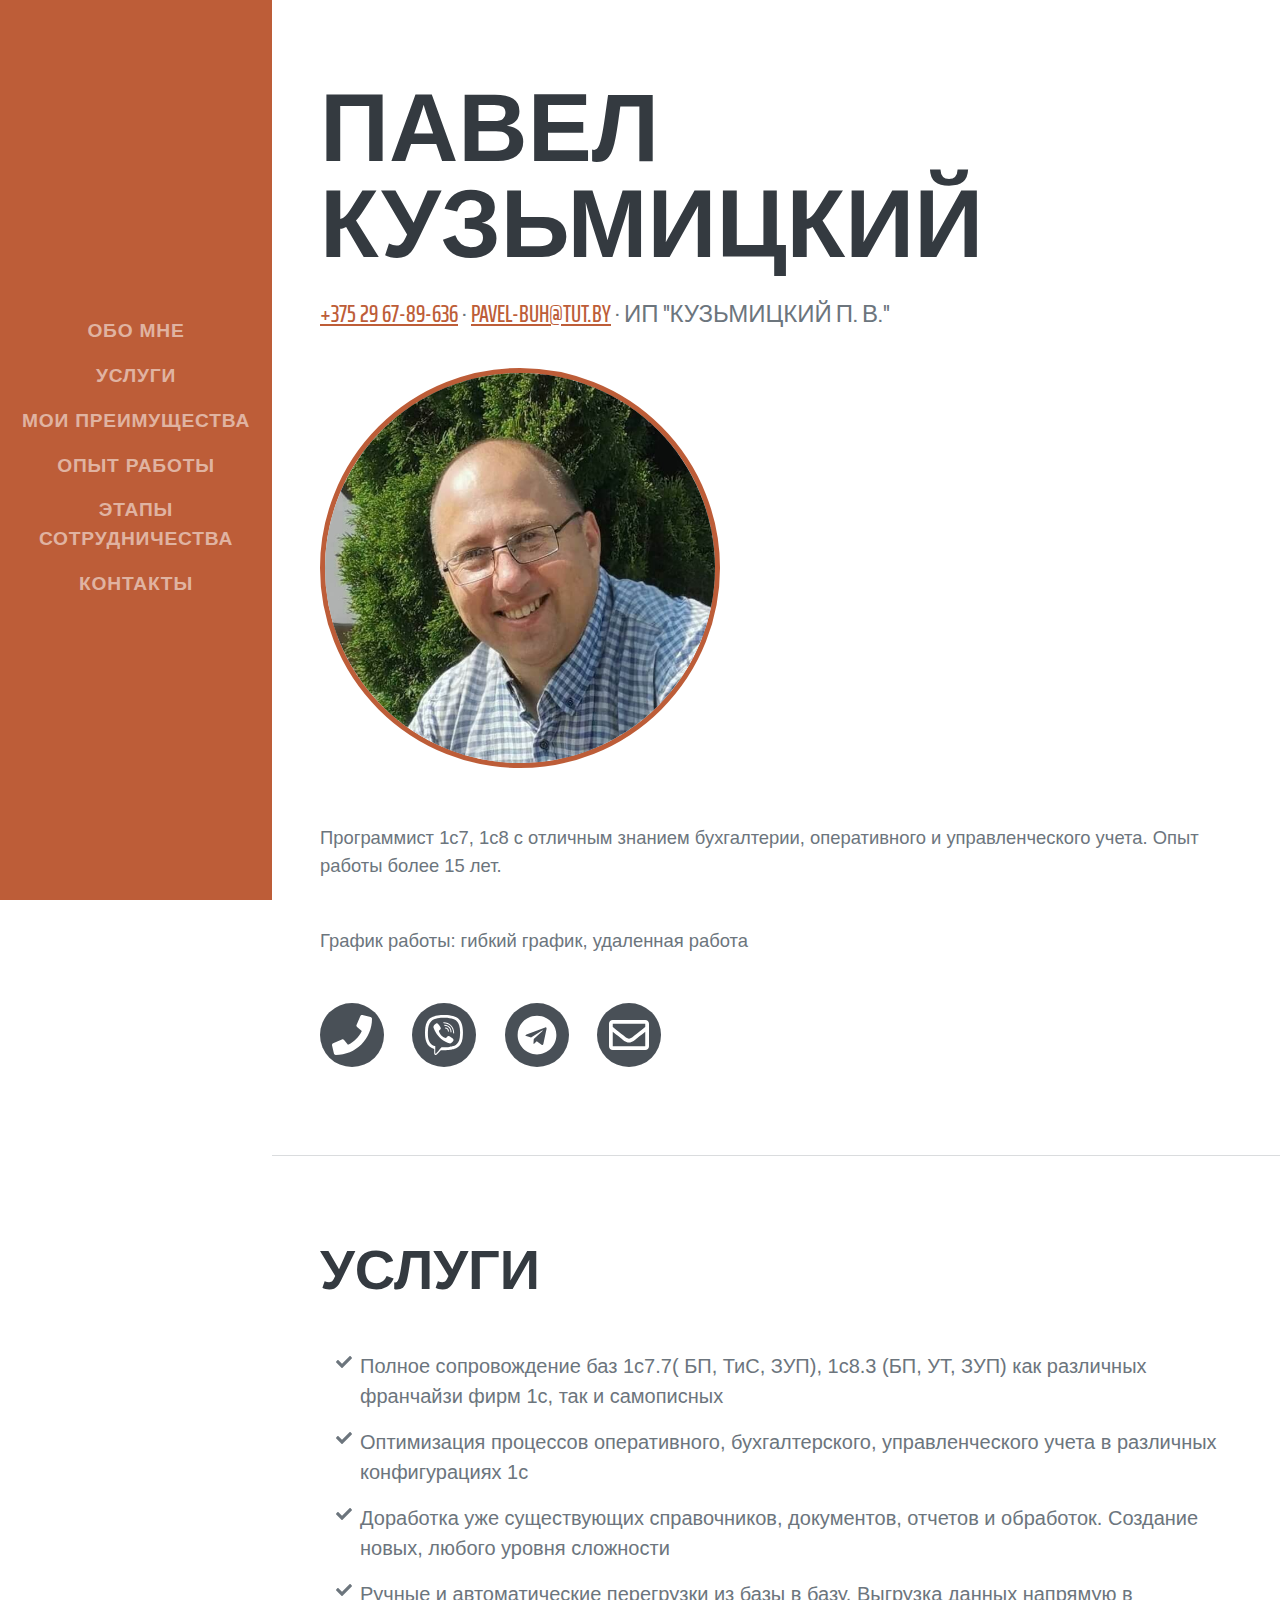
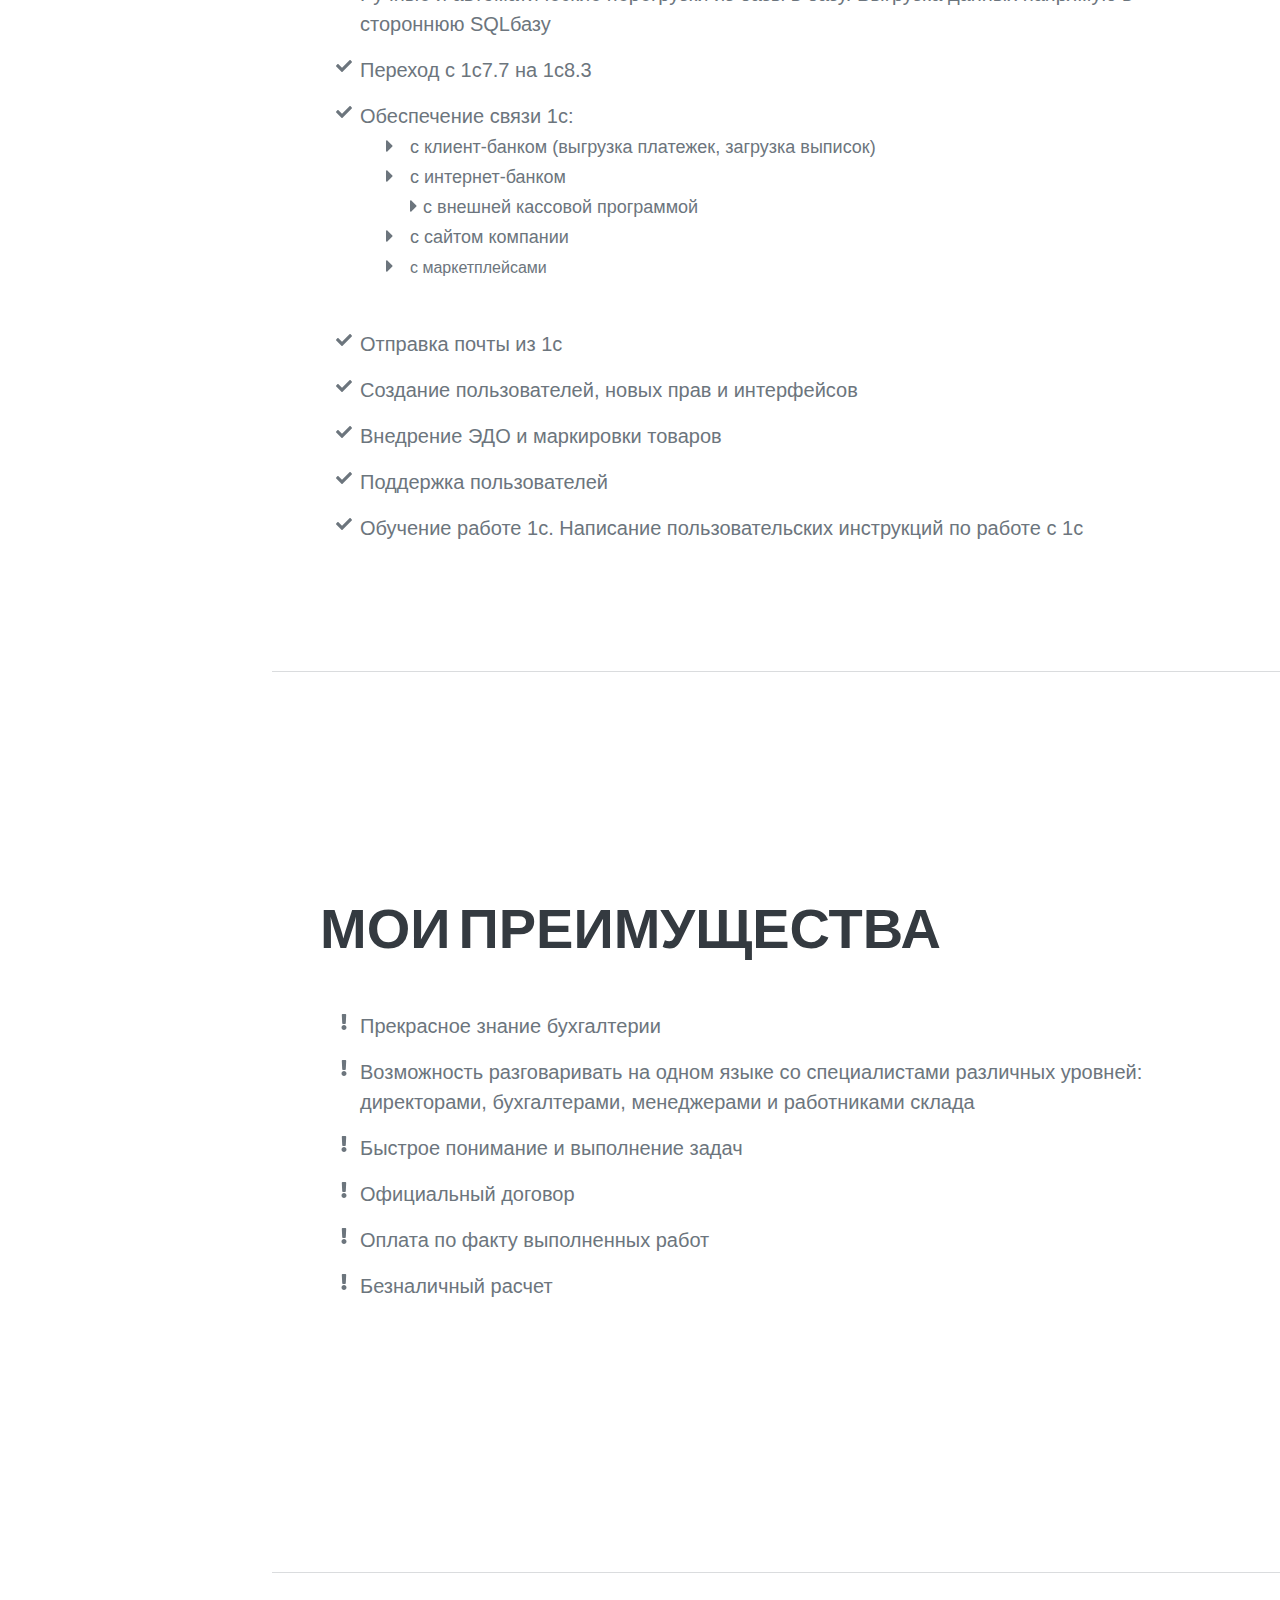
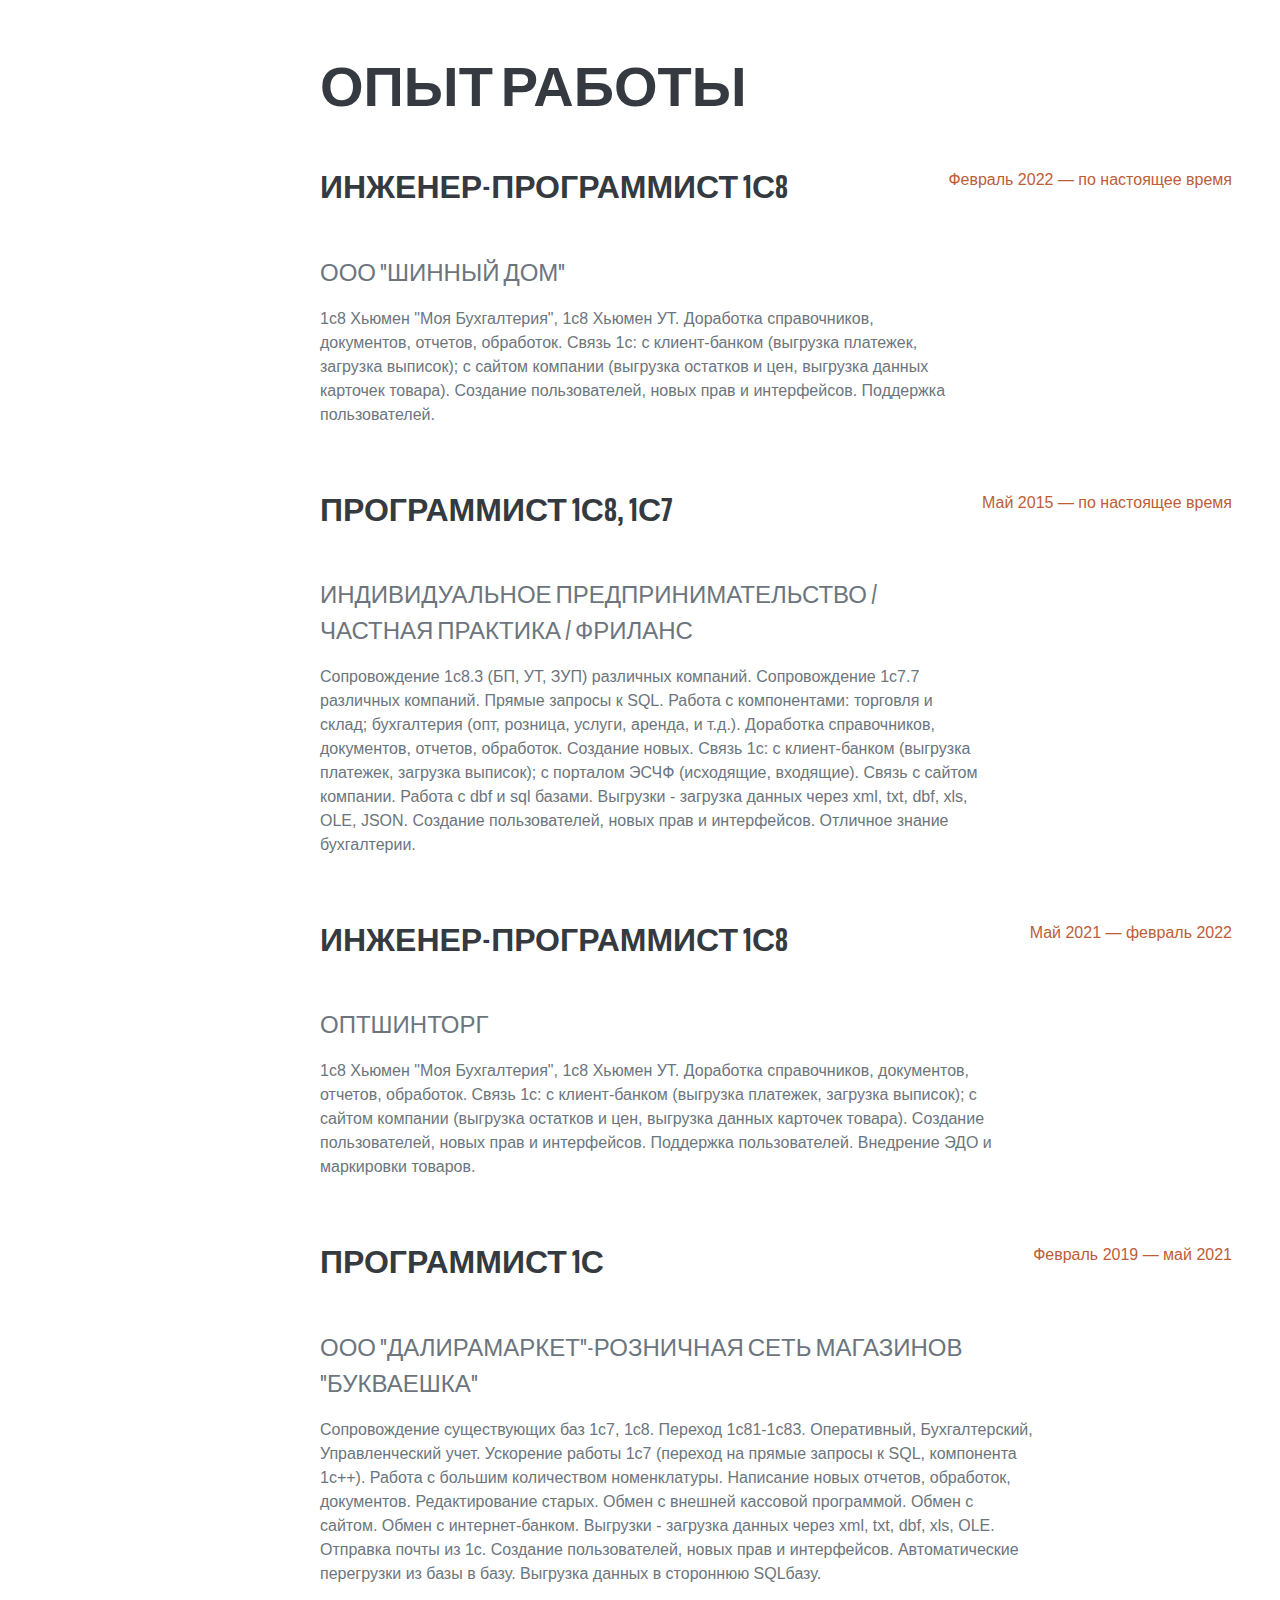
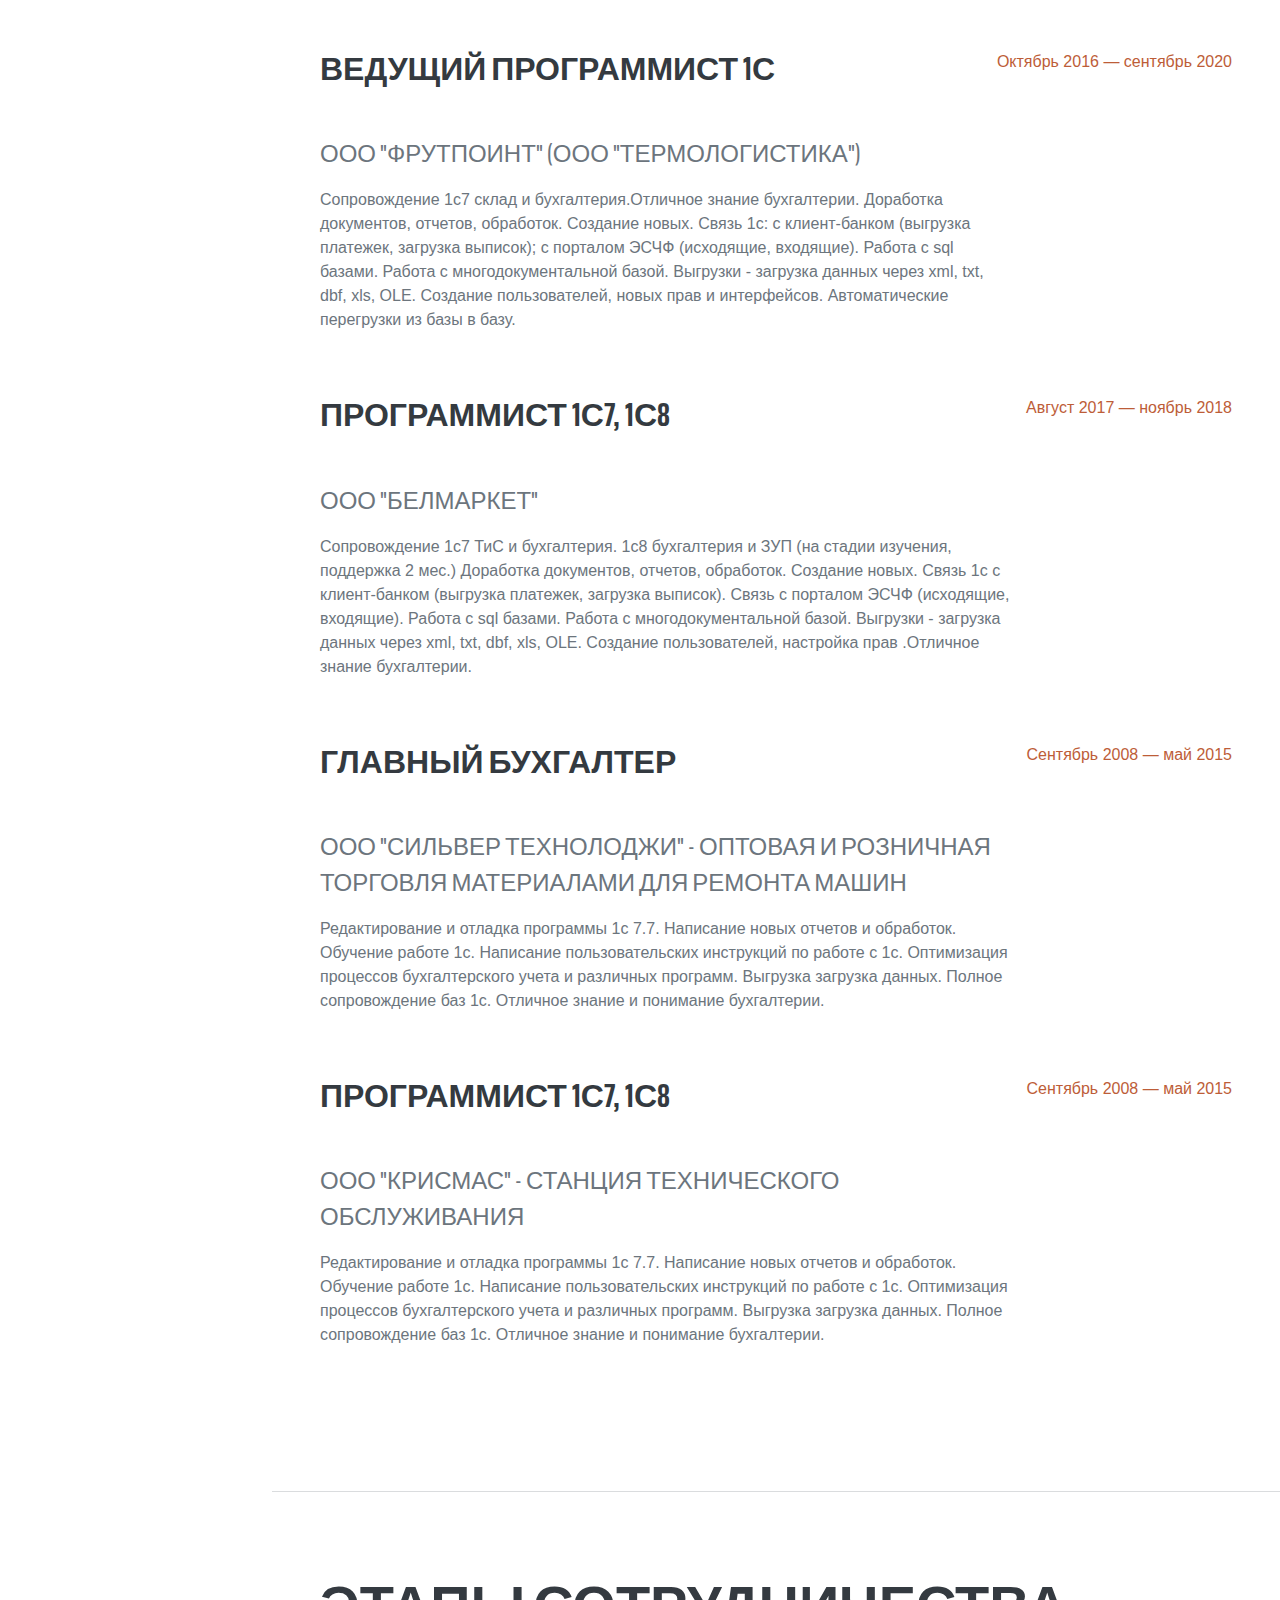
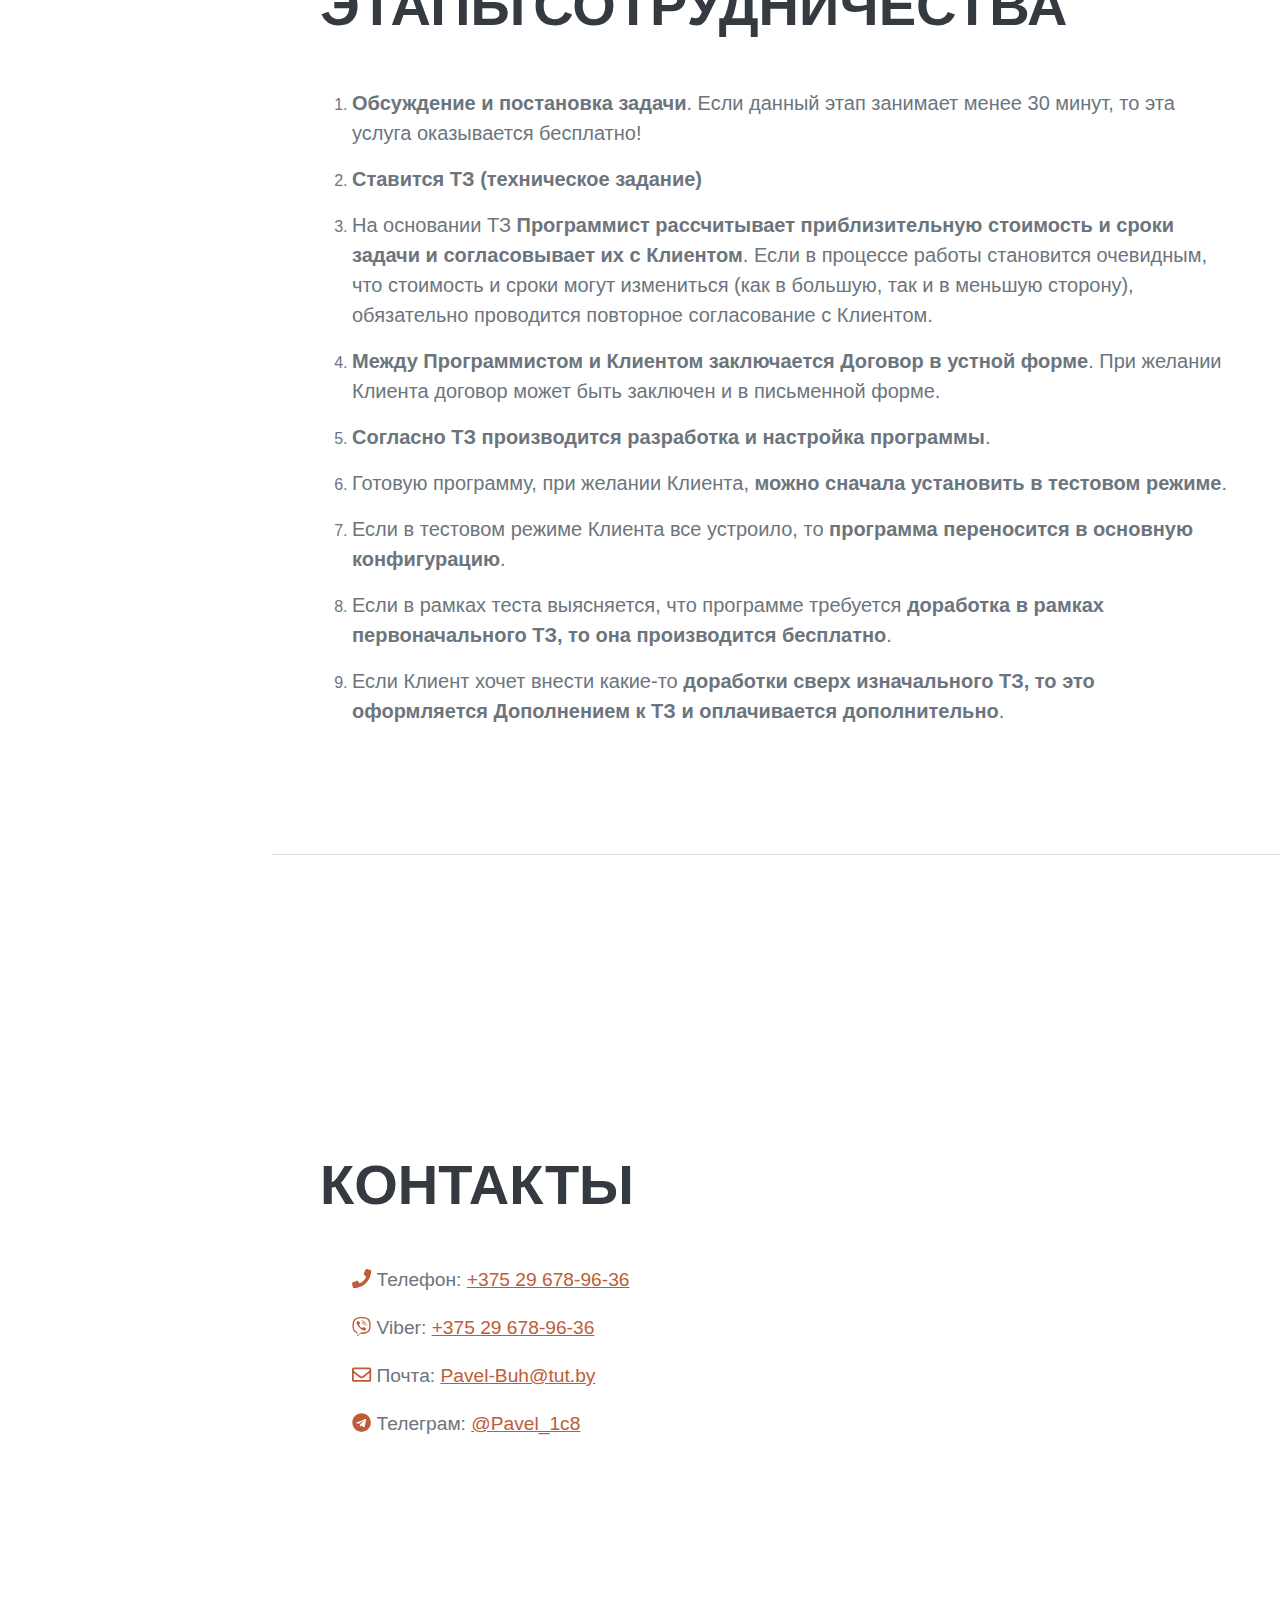
<file: index.html>
<!DOCTYPE html>
<html lang="en">
    <head>
        <meta charset="utf-8" />
        <meta name="viewport" content="width=device-width, initial-scale=1, shrink-to-fit=no" />
        <meta name="title" content="Программист 1С в Минске | Павел Кузьмицкий" />
        <meta name="description" content="Услуги программиста 1С в Минске и удалённо. Прекрасное понимание бухгалтерии и бизнес-процессов, создание и поддержка 1с систем любой сложности." />
        <meta name="author" content="Vladimir Kuzmitski" />
        <meta name="robots" content="index,follow" />
        <meta name="keywords" content="услуги, программист 1с, 1с, 1С, 1с7, 1с8, программист, удалённо, обработки, заказы, Минск, Беларусь, бухгалтерия, бухгалтер, бизнес-процесс, найм, работа" />
        <!--- Search Engines Registration-->
        <meta name="yandex-verification" content="beae20f6d02d5048" />
        <meta name="google-site-verification" content="_EPJ_wsxl58m69HLyYpjKoevmo72ql9jSQX895LhiDs" />
        <title>Программист 1С · Павел Кузьмицкий </title>
        <link rel="icon" type="image/x-icon" href="assets/img/favicon_minified.ico" />
        <!-- Font Awesome icons (free version)-->
        <script src="js/icons_minified.js"></script>
        <!-- <script src="https://use.fontawesome.com/releases/v5.15.4/js/all.js" crossorigin="anonymous"></script> -->
        <!-- Google fonts-->
        <!-- <link href="https://fonts.googleapis.com/css?family=Saira+Extra+Condensed:500,700" rel="stylesheet" type="text/css" />
        <link href="https://fonts.googleapis.com/css?family=Muli:400,400i,800,800i" rel="stylesheet" type="text/css" /> -->
        <link href="css/fonts_minified.css" rel="stylesheet" type="text/css" />
        <!-- Core theme CSS (includes Bootstrap)-->
        <link href="css/styles_minified.css" rel="stylesheet" />
    </head>
    <body id="page-top">
        <!-- Navigation-->
        <nav class="navbar navbar-expand-lg navbar-dark bg-primary fixed-top" id="sideNav">
            <a class="navbar-brand js-scroll-trigger" href="#page-top">
                <span class="d-block d-lg-none">Меню</span>
            </a>
            <button class="navbar-toggler" type="button" data-bs-toggle="collapse" data-bs-target="#navbarResponsive" aria-controls="navbarResponsive" aria-expanded="false" aria-label="Toggle navigation"><span class="navbar-toggler-icon"></span></button>
            <div class="collapse navbar-collapse" id="navbarResponsive">
                <ul class="navbar-nav">
                    <li class="nav-item"><a class="nav-link js-scroll-trigger" href="#about">Обо мне</a></li>
                    <li class="nav-item"><a class="nav-link js-scroll-trigger" href="#skills">Услуги</a></li>
                    <li class="nav-item"><a class="nav-link js-scroll-trigger" href="#pros">Мои преимущества</a></li>
                    <li class="nav-item"><a class="nav-link js-scroll-trigger" href="#experience">Опыт работы</a></li>
                    <li class="nav-item"><a class="nav-link js-scroll-trigger" href="#conditions">Этапы сотрудничества</a></li>
                    <li class="nav-item"><a class="nav-link js-scroll-trigger" href="#contacts">Контакты</a></li>
                </ul>
            </div>
        </nav>
        <!-- Page Content-->
        <div class="container-fluid p-0">
            <!-- About-->
            <section class="resume-section" id="about">
                <div class="resume-section-content">
                    <h1 class="mb-0">
                        Павел Кузьмицкий
                        <span class="text-primary"></span>
                    </h1>
                    <br>
                    <div class="subheading mb-5">
                        <a class="nobr" href="tel:+375296789636">+375 29 67-89-636</a> ·
                        <a class="nobr" href="mailto:Pavel-Buh@tut.by">Pavel-Buh@tut.by</a> · <span class="nobr">ИП "Кузьмицкий П. В."</span> 
                        <br>
                        <br>
                        <span><img class="img-fluid img-profile rounded-circle mx-auto mb-2" src="assets/img/profile_minified.jpg" alt="..." width="400px" height="400px"/></span>
                    </div>
                    <p class="lead mb-5">Программист 1с7, 1с8 с отличным знанием бухгалтерии, оперативного и управленческого учета. Опыт работы  более 15 лет.</p>
                    <p class="lead mb-5">График работы: гибкий график, удаленная работа</p>
                    <div class="social-icons">
                        <a class="social-icon" href="tel:+375296789636"><i class="fa fa-phone"></i></a>
                        <a class="social-icon" href="viber://contact?number=%2B375296789636"><i class="fab fa-viber"></i></a>
                        <a class="social-icon" href="https://t.me/Pavel_1c8"><i class="fab fa-telegram"></i></a>
                        <a class="social-icon" href="mailto:Pavel-Buh@tut.by"><i class="far fa-envelope"></i></a>
                    </div>
                </div>
            </section>
            <hr class="m-0" />
            <!-- Skills-->
            <section class="resume-section" id="skills">
                <div class="resume-section-content">
                    <h2 class="mb-5">Услуги</h2>
                    <ul class="fa-ul mb-5">
                        <li style="margin-bottom: 1em;">
                            <span class="fa-li"><i class="fas fa-check"></i></span>
                            <h7 style="font-size:20px;">
                                Полное сопровождение баз 1с7.7( БП, ТиС, ЗУП), 1с8.3 (БП, УТ, ЗУП) как различных франчайзи фирм 1с, так и самописных
                            </h7>
                        </li>
                        <li style="margin-bottom: 1em;">
                            <span class="fa-li"><i class="fas fa-check"></i></span>
                            <h7 style="font-size:20px;">
                                Оптимизация процессов оперативного, бухгалтерского, управленческого учета в различных конфигурациях 1с
                            </h7>
                        </li>
                        <li style="margin-bottom: 1em;">
                            <span class="fa-li"><i class="fas fa-check"></i></span>
                            <h7 style="font-size:20px;">
                                Доработка уже существующих справочников, документов, отчетов и обработок. Создание новых, любого уровня сложности
                            </h7>
                        </li>
                        <li style="margin-bottom: 1em;">
                            <span class="fa-li"><i class="fas fa-check"></i></span>
                            <h7 style="font-size:20px;">
                                Ручные и автоматические перегрузки из базы в базу. Выгрузка данных напрямую в стороннюю SQLбазу
                            </h7>
                        </li>
                        <li style="margin-bottom: 1em;">
                            <span class="fa-li"><i class="fas fa-check"></i></span>
                            <h7 style="font-size:20px;">
                                Переход с 1с7.7 на 1с8.3
                            </h7>
                        </li>
                        <li style="margin-bottom: 1em;">
                            <span class="fa-li"><i class="fas fa-check"></i></span>
                            <h7 style="font-size:20px;">
                                Обеспечение связи 1с:
                                <ul class="fa-ul mb-5">
                                    <li>
                                        <span class="fa-li"><i class="fas fa-caret-right"></i></span>
                                        <h7 style="font-size:18px;">
                                            с клиент-банком (выгрузка платежек, загрузка выписок)
                                        </h7>
                                    </li>
                                    <li>
                                        <span class="fa-li"><i class="fas fa-caret-right"></i></span>
                                        <h7 style="font-size:18px;">
                                            с интернет-банком
                                        </h7>
                                    </li>
                                    <li>
                                        <span class="`fa-li"><i class="fas fa-caret-right"></i></span>
                                        <h7 style="font-size:18px;">
                                            c внешней кассовой программой
                                        </h7>
                                    </li>
                                    <li>
                                        <span class="fa-li"><i class="fas fa-caret-right"></i></span>
                                        <h7 style="font-size:18px;">
                                        с сайтом компании
                                        </h7>
                                    </li>
                                    <li>
                                        <span class="fa-li"><i class="fas fa-caret-right"></i></span>
                                        <h7 style="font-size:16px;">
                                            с маркетплейсами
                                        </h7>
                                    </li>
                                </ul>
                            </h7>
                        </li>
                        <li style="margin-bottom: 1em;">
                            <span class="fa-li"><i class="fas fa-check"></i></span>
                            <h7 style="font-size:20px;">
                                Отправка почты из 1с
                            </h7>
                        </li>
                        <li style="margin-bottom: 1em;">
                            <span class="fa-li"><i class="fas fa-check"></i></span>
                            <h7 style="font-size:20px;">
                                Создание пользователей, новых прав и интерфейсов
                            </h7>
                        </li>
                        <li style="margin-bottom: 1em;">
                            <span class="fa-li"><i class="fas fa-check"></i></span>
                            <h7 style="font-size:20px;">
                                Внедрение ЭДО и маркировки товаров
                            </h7>
                        </li>
                        <li style="margin-bottom: 1em;">
                            <span class="fa-li"><i class="fas fa-check"></i></span>
                            <h7 style="font-size:20px;">
                                Поддержка пользователей
                            </h7>
                        </li>
                        <li>
                            <span class="fa-li"><i class="fas fa-check"></i></span>
                            <h7 style="font-size:20px;">
                                Обучение работе 1с. Написание пользовательских инструкций по работе с 1с
                            </h7>
                        </li>
                    </ul>
                </div>
            </section>
            <hr class="m-0" />
            <!-- Pros-->
            <section class="resume-section" id="pros">
                <div class="resume-section-content">
                    <h2 class="mb-5">Мои преимущества</h2>

                    <ul class="fa-ul mb-5">
                        <li style="margin-bottom: 1em;">
                            <span class="fa-li"><i class="fas fa-exclamation"></i></span>
                            <h7 style="font-size:20px;">
                                Прекрасное знание бухгалтерии
                            </h7>
                        </li>
                        <li style="margin-bottom: 1em;">
                            <span class="fa-li"><i class="fas fa-exclamation"></i></span>
                            <h7 style="font-size:20px;">
                                Возможность разговаривать на одном языке со специалистами различных уровней: директорами, бухгалтерами, менеджерами и работниками склада
                            </h7>
                        </li>
                        <li style="margin-bottom: 1em;">
                            <span class="fa-li"><i class="fas fa-exclamation"></i></span>
                            <h7 style="font-size:20px;">
                                Быстрое понимание и выполнение задач
                            </h7>
                        </li>
                        <li style="margin-bottom: 1em;">
                            <span class="fa-li"><i class="fas fa-exclamation"></i></span>
                            <h7 style="font-size:20px;">
                                Официальный договор
                            </h7>
                        </li>
                        <li style="margin-bottom: 1em;">
                            <span class="fa-li"><i class="fas fa-exclamation"></i></span>
                            <h7 style="font-size:20px;">
                                Оплата по факту выполненных работ
                            </h7>
                        </li>
                        <li>
                            <span class="fa-li"><i class="fas fa-exclamation"></i></span>
                            <h7 style="font-size:20px;">
                                Безналичный расчет
                            </h7>
                        </li>
                    </ul>
                </div>
            </section>
            <hr class="m-0" />
            <!-- Experience-->
            <section class="resume-section" id="experience">
                <div class="resume-section-content">
                    <h2 class="mb-5">Опыт работы</h2>
                    <div class="d-flex flex-column flex-md-row justify-content-between mb-5">
                        <div class="flex-grow-1">
                            <h3 class="mb-5">
                                Инженер-программист 1с8
                            </h3>
                            <div class="subheading mb-3">
                                ООО "Шинный дом"
                            </div>
                            <p>
                                1с8 Хьюмен "Моя Бухгалтерия", 1с8 Хьюмен УТ. Доработка справочников, документов, отчетов, обработок. Связь 1с: с клиент-банком (выгрузка платежек, загрузка выписок); с сайтом компании (выгрузка остатков и цен, выгрузка данных карточек товара). Создание пользователей, новых прав и интерфейсов. Поддержка пользователей.
                            </p>
                        </div>
                        <div class="flex-shrink-0"><span class="text-primary">
                            Февраль 2022 — по настоящее время
                        </span></div>
                    </div>


                    <div class="d-flex flex-column flex-md-row justify-content-between mb-5">
                        <div class="flex-grow-1">
                            <h3 class="mb-5">
                                Программист 1с8, 1с7
                            </h3>
                            <div class="subheading mb-3">
                                Индивидуальное предпринимательство / частная практика / фриланс
                            </div>
                            <p>
                                Сопровождение 1с8.3 (БП, УТ, ЗУП) различных компаний. Сопровождение 1с7.7 различных компаний. Прямые запросы к SQL. Работа с компонентами: торговля и склад; бухгалтерия (опт, розница, услуги, аренда, и т.д.). Доработка справочников, документов, отчетов, обработок. Создание новых. Связь 1с: с клиент-банком (выгрузка платежек, загрузка выписок); с порталом ЭСЧФ (исходящие, входящие). Связь с сайтом компании. Работа с dbf и sql базами. Выгрузки - загрузка данных через xml, txt, dbf, xls, OLE, JSON. Создание пользователей, новых прав и интерфейсов. Отличное знание бухгалтерии.
                            </p>
                        </div>
                        <div class="flex-shrink-0"><span class="text-primary">
                            Май 2015 — по настоящее время
                        </span></div>
                    </div>

                    <div class="d-flex flex-column flex-md-row justify-content-between mb-5">
                        <div class="flex-grow-1">
                            <h3 class="mb-5">
                                Инженер-программист 1с8
                            </h3>
                            <div class="subheading mb-3">
                                Оптшинторг
                            </div>
                            <p>
                                1с8 Хьюмен "Моя Бухгалтерия", 1с8 Хьюмен УТ. Доработка справочников, документов, отчетов, обработок. Связь 1с: с клиент-банком (выгрузка платежек, загрузка выписок); с сайтом компании (выгрузка остатков и цен, выгрузка данных карточек товара). Создание пользователей, новых прав и интерфейсов. Поддержка пользователей. Внедрение ЭДО и маркировки товаров.
                            </p>
                        </div>
                        <div class="flex-shrink-0"><span class="text-primary">
                            Май 2021 — февраль 2022
                        </span></div>
                    </div>

                    <div class="d-flex flex-column flex-md-row justify-content-between mb-5">
                        <div class="flex-grow-1">
                            <h3 class="mb-5">
                                Программист 1с
                            </h3>
                            <div class="subheading mb-3">
                                ООО "ДАЛИРАмаркет"-розничная сеть магазинов "Букваешка"
                            </div>
                            <p>
                                Сопровождение существующих баз 1с7, 1с8. Переход 1с81-1с83. Оперативный, Бухгалтерский, Управленческий учет. Ускорение работы 1с7 (переход на прямые запросы к SQL, компонента 1с++). Работа с большим количеством номенклатуры. Написание новых отчетов, обработок, документов. Редактирование старых. Обмен c внешней кассовой программой. Обмен с сайтом. Обмен с интернет-банком. Выгрузки - загрузка данных через xml, txt, dbf, xls, OLE. Отправка почты из 1с. Создание пользователей, новых прав и интерфейсов. Автоматические перегрузки из базы в базу. Выгрузка данных в стороннюю SQLбазу.
                            </p>
                        </div>
                        <div class="flex-shrink-0"><span class="text-primary">
                            Февраль 2019 — май 2021
                        </span></div>
                    </div>

                    <div class="d-flex flex-column flex-md-row justify-content-between mb-5">
                        <div class="flex-grow-1">
                            <h3 class="mb-5">
                                Ведущий программист 1с
                            </h3>
                            <div class="subheading mb-3">
                                ООО "Фрутпоинт" (ООО "Термологистика")
                            </div>
                            <p>
                                Сопровождение 1с7 склад и бухгалтерия.Отличное знание бухгалтерии. Доработка документов, отчетов, обработок. Создание новых. Связь 1с: с клиент-банком (выгрузка платежек, загрузка выписок); с порталом ЭСЧФ (исходящие, входящие). Работа с sql базами. Работа с многодокументальной базой. Выгрузки - загрузка данных через xml, txt, dbf, xls, OLE. Создание пользователей, новых прав и интерфейсов. Автоматические перегрузки из базы в базу.
                            </p>
                        </div>
                        <div class="flex-shrink-0"><span class="text-primary">
                            Октябрь 2016 — сентябрь 2020
                        </span></div>
                    </div>

                    <div class="d-flex flex-column flex-md-row justify-content-between mb-5">
                        <div class="flex-grow-1">
                            <h3 class="mb-5">
                                Программист 1с7, 1с8
                            </h3>
                            <div class="subheading mb-3">
                                ООО "Белмаркет"
                            </div>
                            <p>
                                Сопровождение 1с7 ТиС и бухгалтерия. 1c8 бухгалтерия и ЗУП (на стадии изучения, поддержка 2 мес.) Доработка документов, отчетов, обработок. Создание новых. Связь 1с с клиент-банком (выгрузка платежек, загрузка выписок). Связь с порталом ЭСЧФ (исходящие, входящие). Работа с sql базами. Работа с многодокументальной базой. Выгрузки - загрузка данных через xml, txt, dbf, xls, OLE. Создание пользователей, настройка прав .Отличное знание бухгалтерии.
                            </p>
                        </div>
                        <div class="flex-shrink-0"><span class="text-primary">
                            Август 2017 — ноябрь 2018
                        </span></div>
                    </div>



                    <div class="d-flex flex-column flex-md-row justify-content-between mb-5">
                        <div class="flex-grow-1">
                            <h3 class="mb-5">
                                Главный бухгалтер
                            </h3>
                            <div class="subheading mb-3">
                                ООО "Сильвер Технолоджи" - оптовая и розничная торговля материалами для ремонта машин
                            </div>
                            <p>
                                Редактирование и отладка программы 1с 7.7. Написание новых отчетов и обработок. Обучение работе 1с. Написание пользовательских инструкций по работе с 1с. Оптимизация процессов бухгалтерского учета и различных программ. Выгрузка загрузка данных. Полное сопровождение баз 1с.
                                Отличное знание и понимание бухгалтерии.
                            </p>
                        </div>
                        <div class="flex-shrink-0"><span class="text-primary">
                            Сентябрь 2008 — май 2015
                        </span></div>
                    </div>

                    <div class="d-flex flex-column flex-md-row justify-content-between mb-5">
                        <div class="flex-grow-1">
                            <h3 class="mb-5">
                                Программист 1с7, 1с8
                            </h3>
                            <div class="subheading mb-3">
                                ООО "Крисмас" - Станция технического обслуживания
                            </div>
                            <p>
                                Редактирование и отладка программы 1с 7.7. Написание новых отчетов и обработок. Обучение работе 1с. Написание пользовательских инструкций по работе с 1с. Оптимизация процессов бухгалтерского учета и различных программ. Выгрузка загрузка данных. Полное сопровождение баз 1с.
Отличное знание и понимание бухгалтерии.
                            </p>
                        </div>
                        <div class="flex-shrink-0"><span class="text-primary">
                            Сентябрь 2008 — май 2015
                        </span></div>
                    </div>

                </div>
            </section>
            <hr class="m-0" />
            <!-- Conditions-->
            <section class="resume-section" id="conditions">
                <div class="resume-section-content">
                    <h2 class="mb-5">Этапы сотрудничества</h2>

                    <ol class="fa-ol mb-5">
                        <li style="margin-bottom: 1em;">
                            <h7 style="font-size:20px;">
                                <b>Обсуждение и постановка задачи</b>. Если данный этап занимает менее 30 минут, то эта услуга оказывается бесплатно!
                            </h7>
                        </li>
                        <li style="margin-bottom: 1em;">
                            <h7 style="font-size:20px;">
                                <b>Ставится ТЗ (техническое задание)</b>
                            </h7>
                        </li>
                        <li style="margin-bottom: 1em;">
                            <h7 style="font-size:20px;">
                                На основании ТЗ <b>Программист рассчитывает приблизительную стоимость и сроки задачи и согласовывает их с Клиентом</b>. Если в процессе работы становится очевидным, что стоимость и сроки могут измениться (как в большую, так и в меньшую сторону), обязательно проводится повторное согласование с Клиентом.
                            </h7>
                        </li>
                        <li style="margin-bottom: 1em;">
                            <h7 style="font-size:20px;">        
                                <b>Между Программистом  и Клиентом заключается Договор в устной форме</b>. При желании Клиента договор может быть заключен и в письменной форме.
                            </h7>
                        </li>
                        <li style="margin-bottom: 1em;">
                            <h7 style="font-size:20px;">
                                <b>Согласно ТЗ производится разработка и настройка программы</b>.
                            </h7>
                        </li>
                        <li style="margin-bottom: 1em;">
                            <h7 style="font-size:20px;">
                                Готовую программу, при желании Клиента, <b>можно сначала установить в тестовом режиме</b>.
                            </h7>
                        </li>
                        <li style="margin-bottom: 1em;">
                        <p></p>
                            <h7 style="font-size:20px;">
                                Если в тестовом режиме Клиента все устроило, то <b>программа переносится в основную конфигурацию</b>.
                            </h7>
                        </li>
                        <li style="margin-bottom: 1em;">
                            <h7 style="font-size:20px;">
                                Если  в рамках теста выясняется, что программе требуется <b>доработка в рамках первоначального ТЗ, то она производится бесплатно</b>.
                            </h7>
                        </li>
                        <li>
                            <h7 style="font-size:20px;">
                                Если Клиент хочет внести какие-то <b>доработки сверх изначального ТЗ, то это оформляется Дополнением к ТЗ и оплачивается дополнительно</b>.
                            </h7>
                        </li>
                    </ol>
                </div>
            </section>
            <hr class="m-0" />
            <!-- Contacts -->
            <section class="resume-section" id="contacts">
                <div class="resume-section-content">
                    <h2 class="mb-5">Контакты</h2>
                    <ul class="contacts-list mb-0">
                        <li>
                            <a class="social-icon" href="tel:+375296789636"><i class="fa fa-phone"></i></a>
                            Телефон: <a href="tel:+375296789636"> +375 29 678-96-36</a>
                        </li>
                        <li>
                            <a class="social-icon" href="viber://contact?number=%2B375296789636"><i class="fab fa-viber"></i></a>
                            Viber: <a href="viber://contact?number=%2B375296789636"> +375 29 678-96-36</a>
                        </li>
                        <li>
                            <a class="social-icon" href="mailto:Pavel-Buh@tut.by"><i class="far fa-envelope"></i></a>
                            Почта: <a href="mailto:Pavel-Buh@tut.by"> Pavel-Buh@tut.by</a>
                        </li>
                        <li>
                            <a class="social-icon" href="https://t.me/Pavel_1c8"><i class="fab fa-telegram"></i></a>
                            Телеграм: <a href="https://t.me/Pavel_1c8"> @Pavel_1c8</a>
                        </li>
                    </ul>
                </div>
            </section>
        </div>
        <!-- Bootstrap core JS -->
        <script src="js/bootstrap_minified.js"></script>
        <!-- <script src="https://cdn.jsdelivr.net/npm/bootstrap@5.1.3/dist/js/bootstrap.bundle.min.js"></script> -->
        <!-- Core theme JS-->
        <script src="js/scripts.js"></script>
    </body>
</html>
</file>
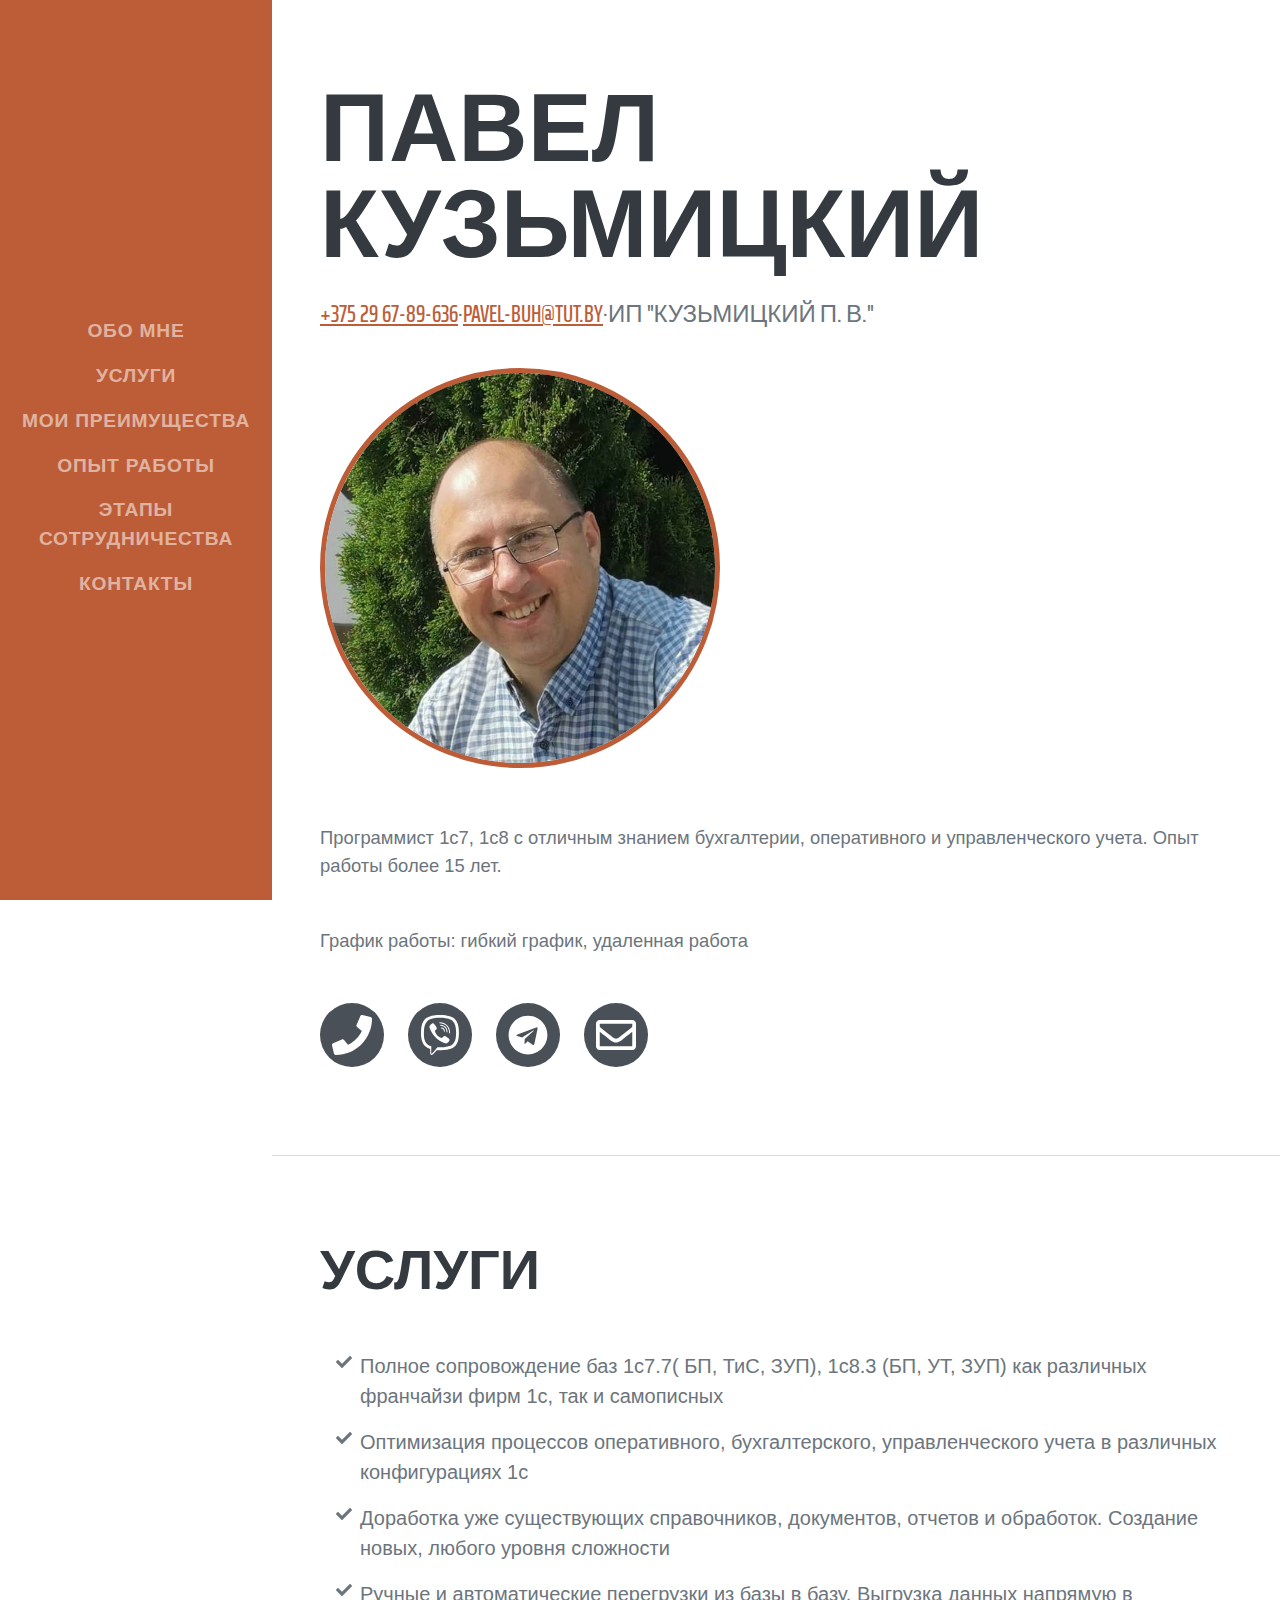
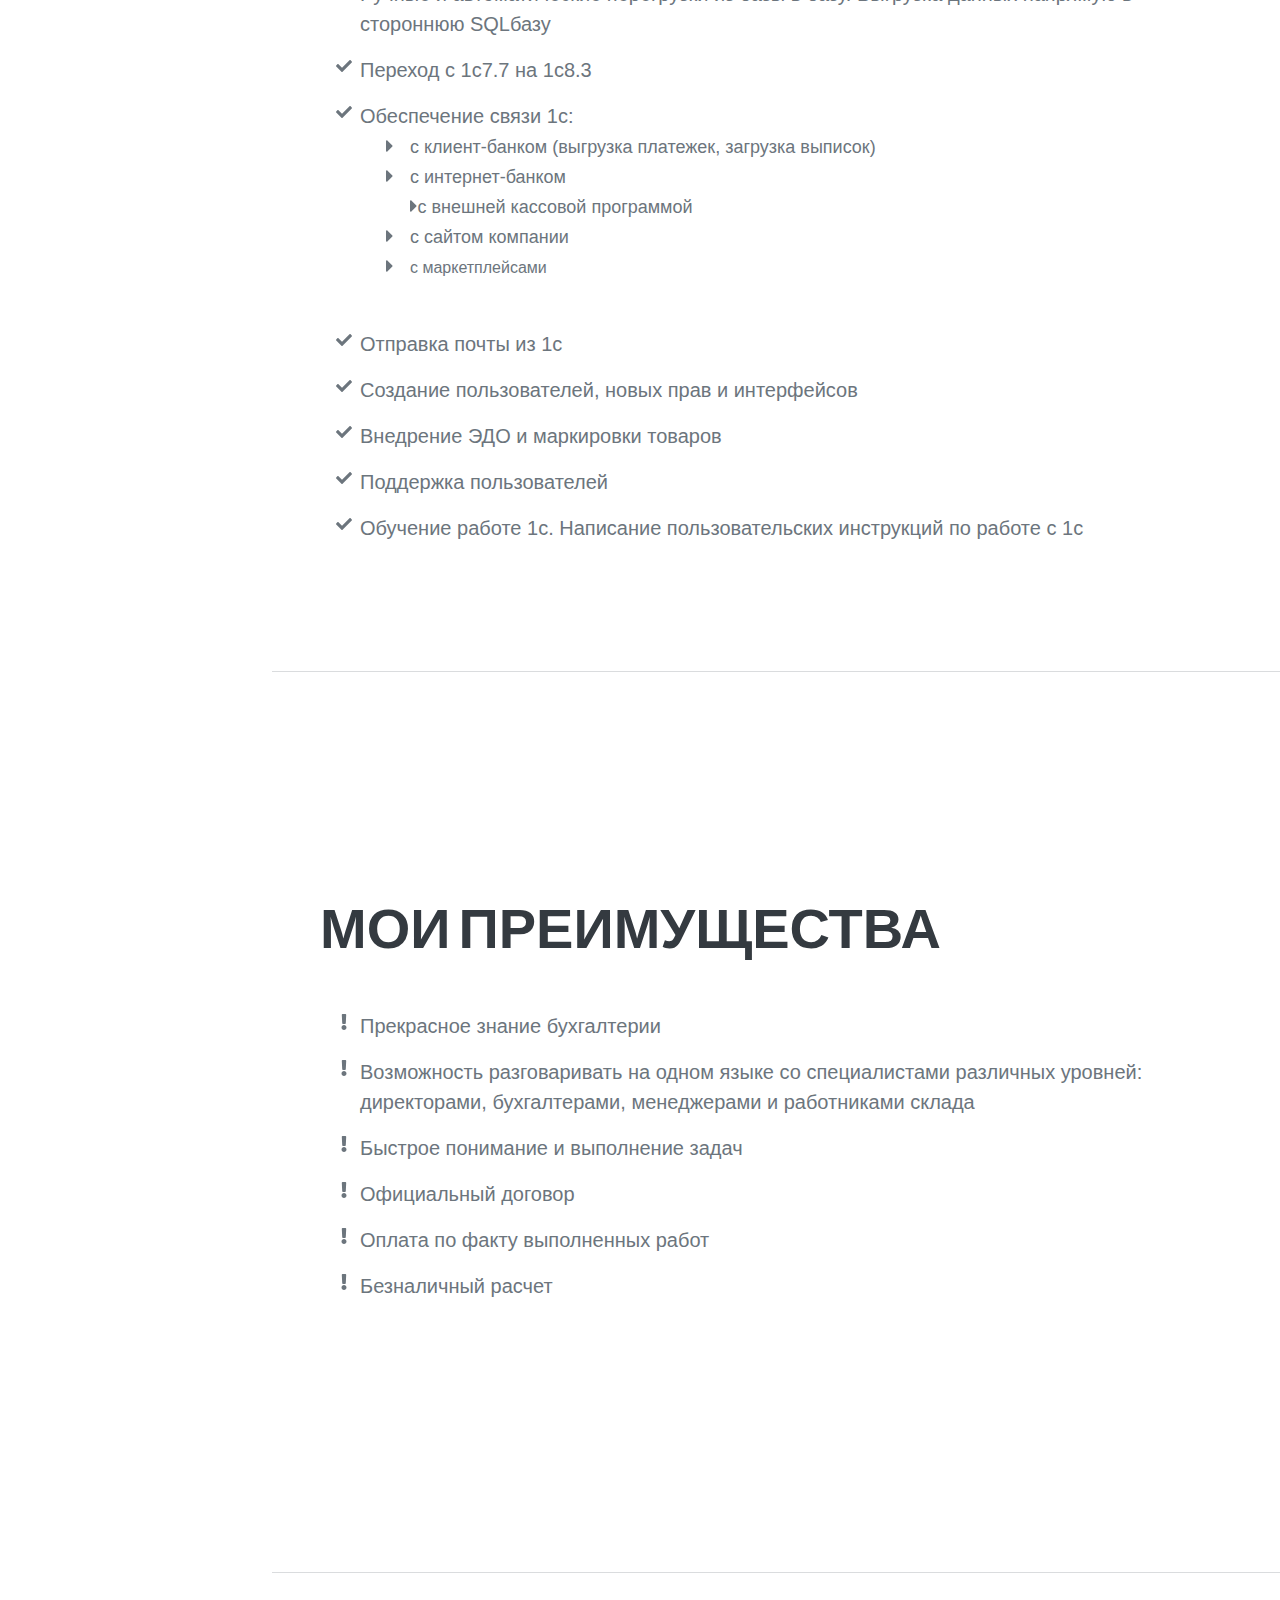
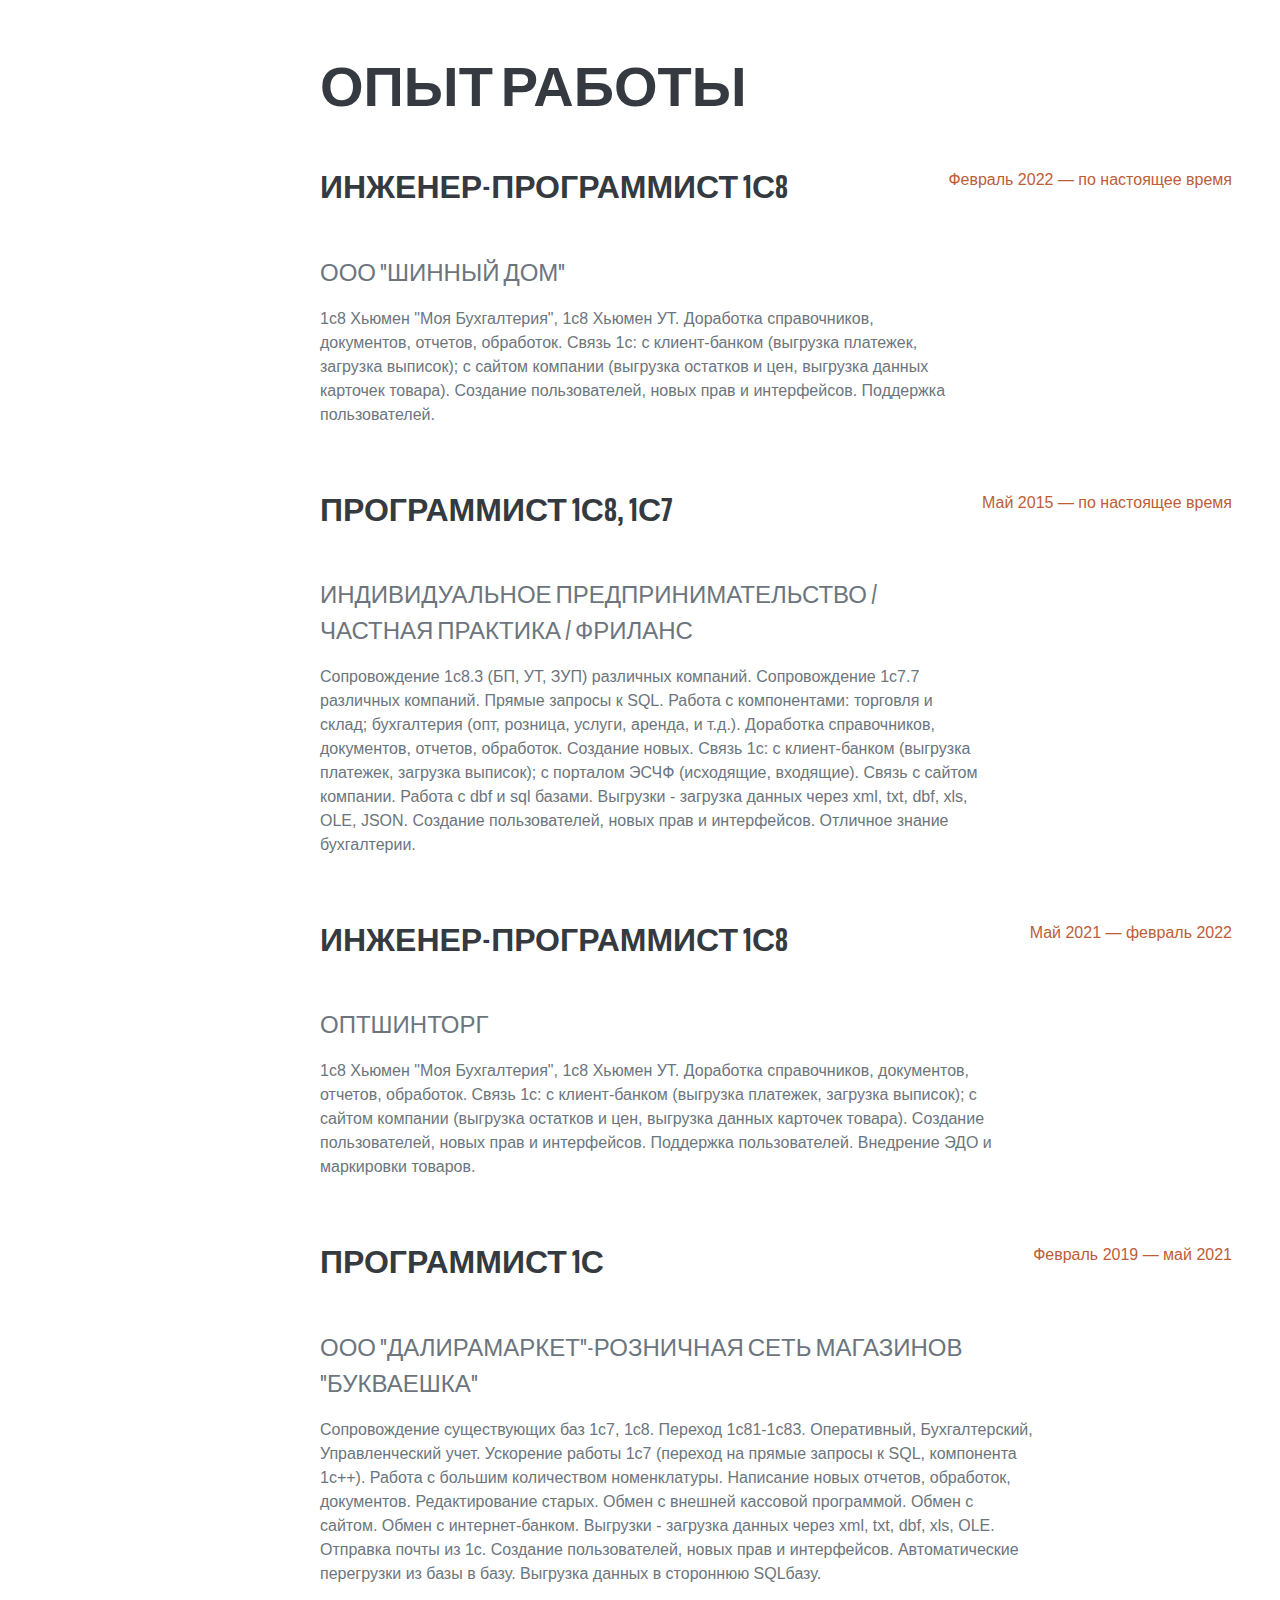
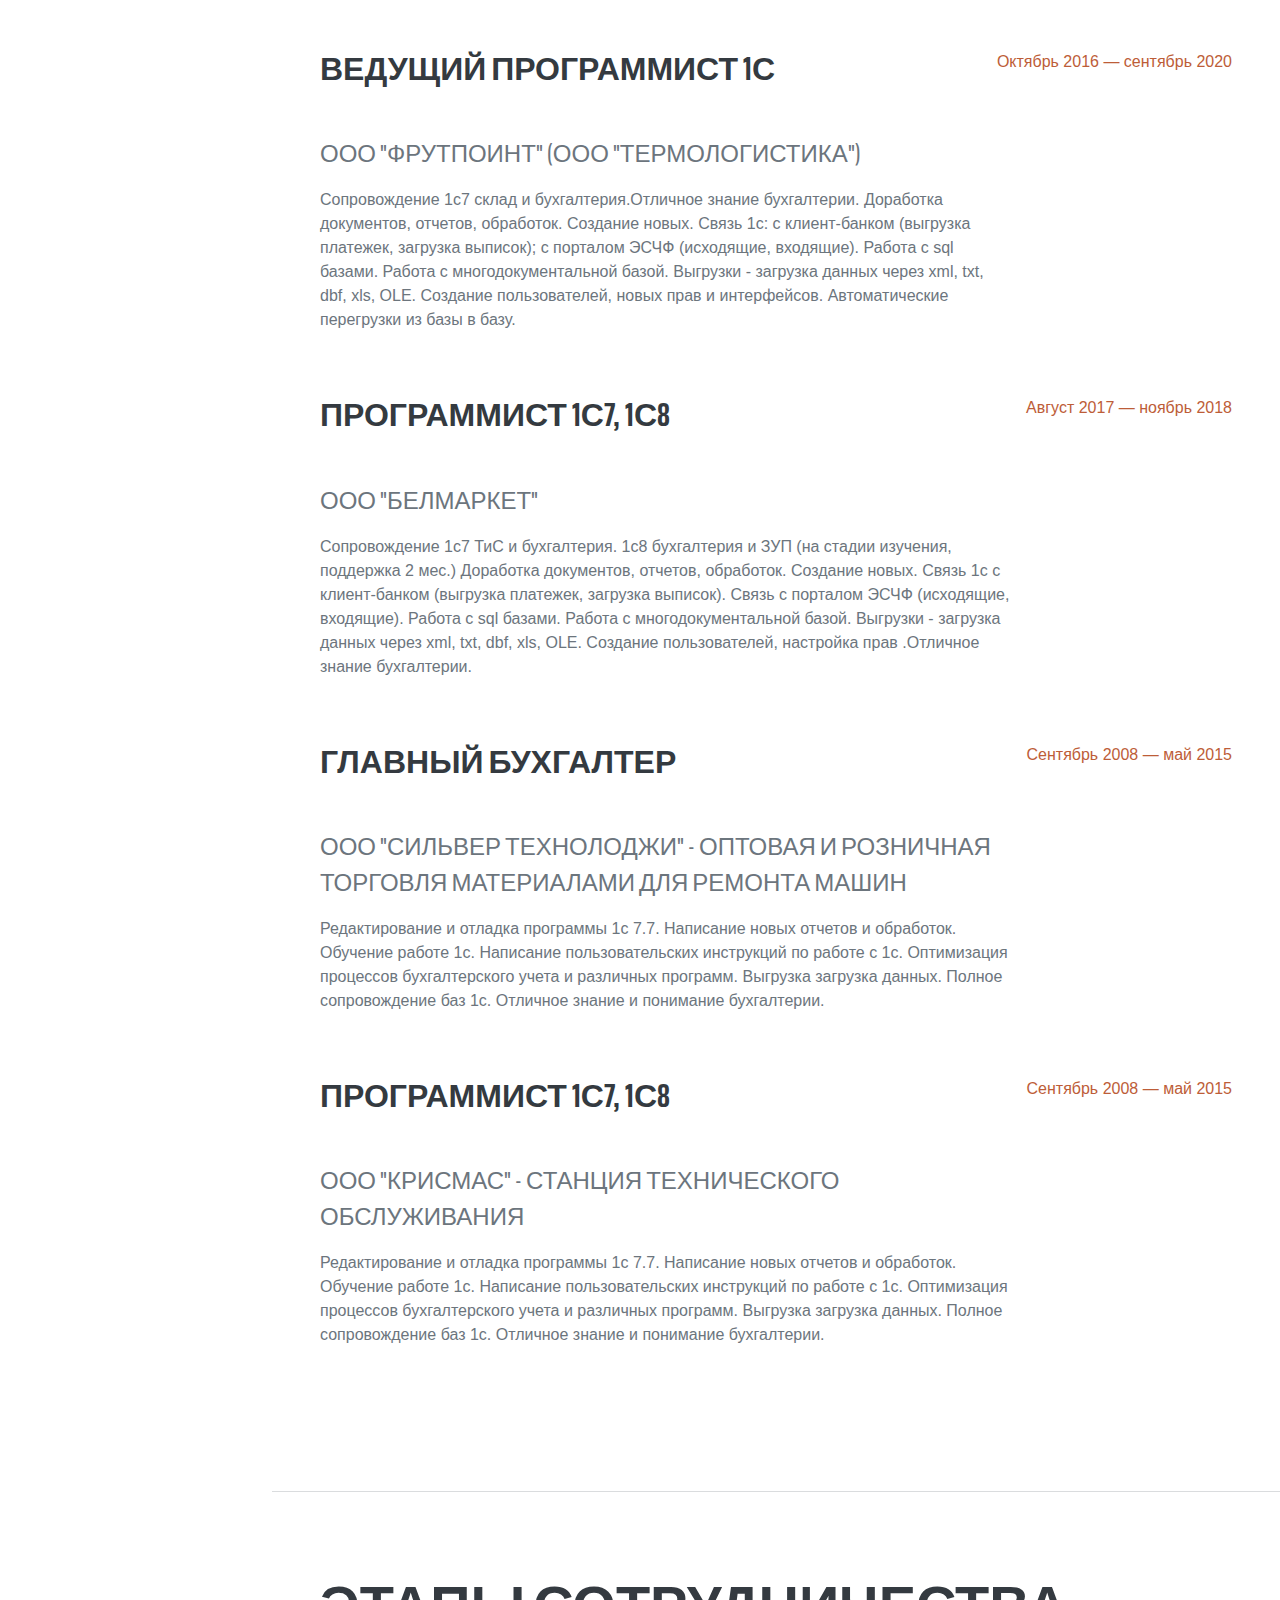
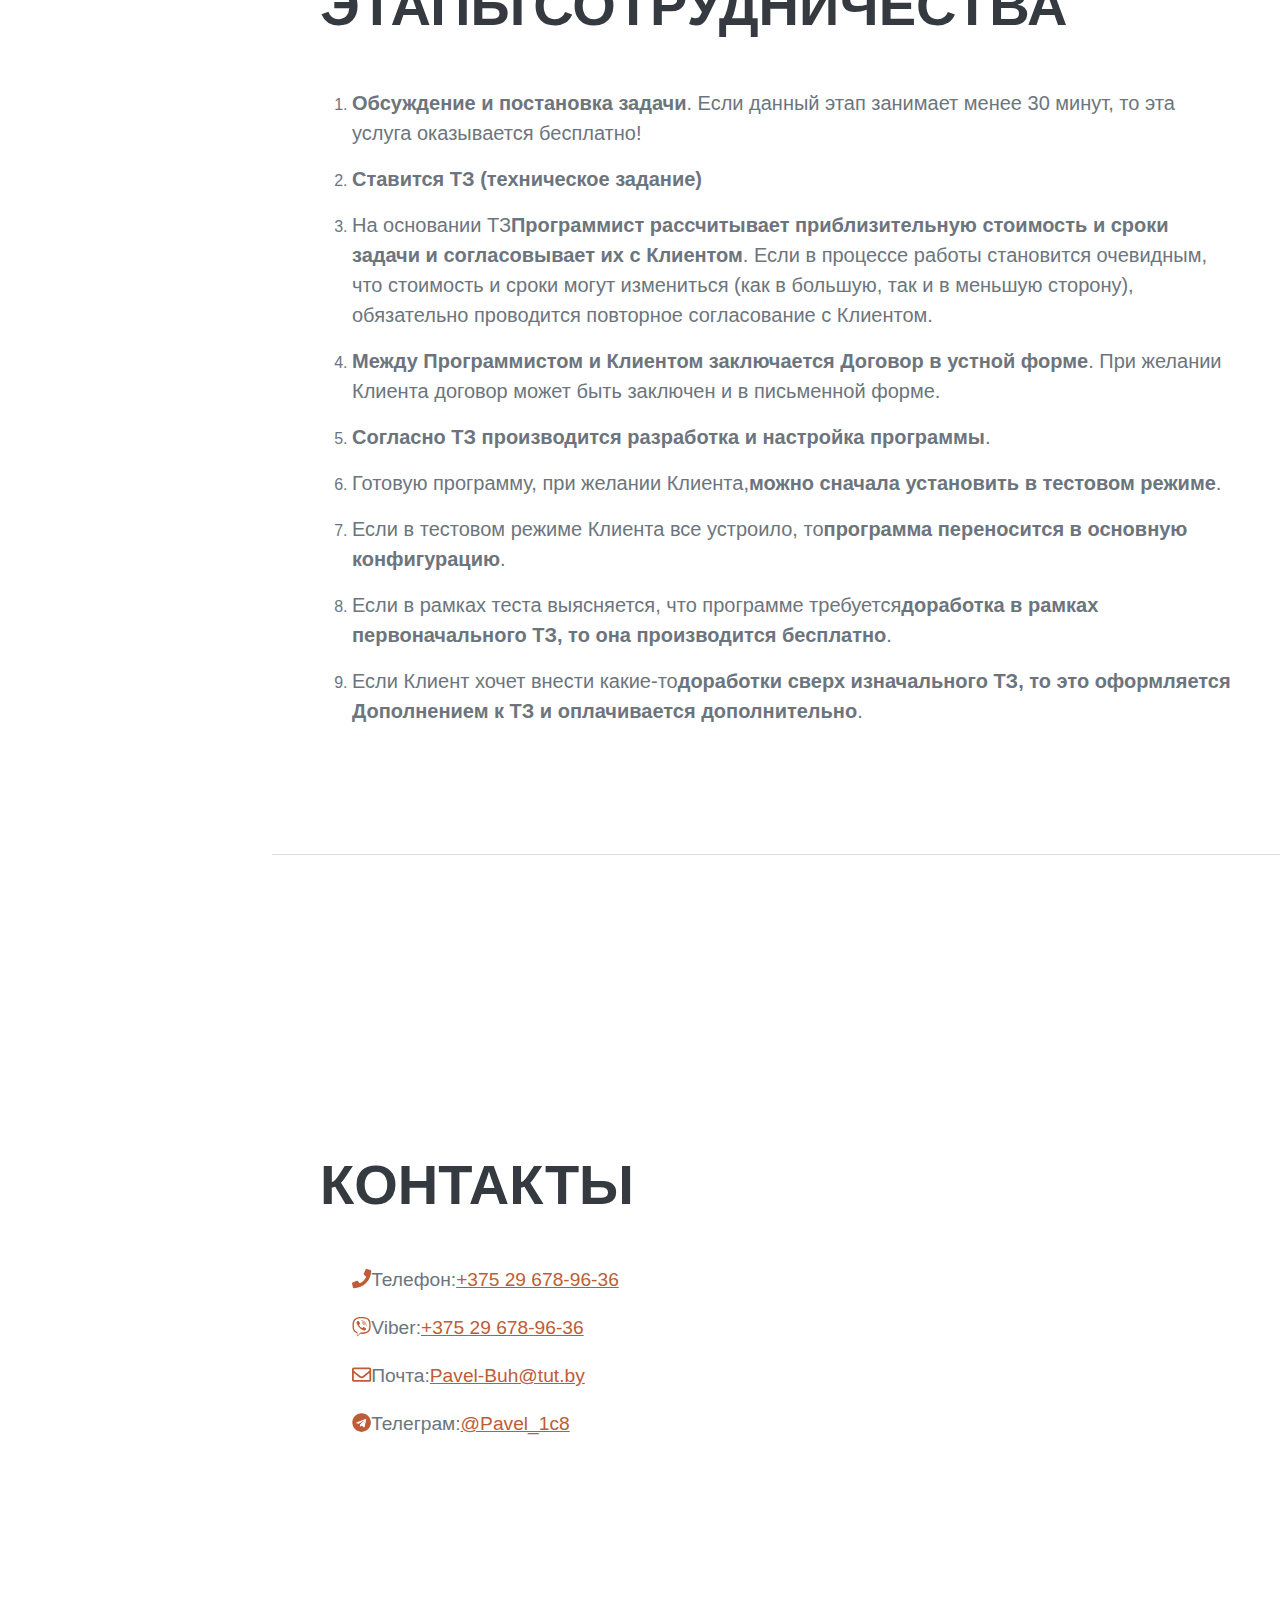
<file: index_minified.html>
<!DOCTYPE html><html lang="en"><head><meta charset="utf-8"><meta name="viewport" content="width=device-width,initial-scale=1,shrink-to-fit=no"><meta name="title" content="Программист 1С в Минске | Павел Кузьмицкий"><meta name="description" content="Услуги программиста 1С в Минске и удалённо. Прекрасное понимание бухгалтерии и бизнес-процессов, создание и поддержка 1с систем любой сложности."><meta name="author" content="Vladimir Kuzmitski"><meta name="robots" content="index,follow"><meta name="keywords" content="услуги, программист 1с, 1с, 1С, 1с7, 1с8, программист, удалённо, обработки, заказы, Минск, Беларусь, бухгалтерия, бухгалтер, бизнес-процесс, найм, работа"><meta name="yandex-verification" content="beae20f6d02d5048"><meta name="google-site-verification" content="_EPJ_wsxl58m69HLyYpjKoevmo72ql9jSQX895LhiDs"><title>Программист 1С · Павел Кузьмицкий</title><link rel="icon" type="image/x-icon" href="assets/img/favicon_minified.ico"><script src="js/icons_minified.js"></script><link href="css/fonts_minified.css" rel="stylesheet" type="text/css"><link href="css/styles_minified.css" rel="stylesheet"></head><body id="page-top"><nav class="navbar navbar-expand-lg navbar-dark bg-primary fixed-top" id="sideNav"><a class="navbar-brand js-scroll-trigger" href="#page-top"><span class="d-block d-lg-none">Меню</span></a><button class="navbar-toggler" type="button" data-bs-toggle="collapse" data-bs-target="#navbarResponsive" aria-controls="navbarResponsive" aria-expanded="false" aria-label="Toggle navigation"><span class="navbar-toggler-icon"></span></button><div class="collapse navbar-collapse" id="navbarResponsive"><ul class="navbar-nav"><li class="nav-item"><a class="nav-link js-scroll-trigger" href="#about">Обо мне</a></li><li class="nav-item"><a class="nav-link js-scroll-trigger" href="#skills">Услуги</a></li><li class="nav-item"><a class="nav-link js-scroll-trigger" href="#pros">Мои преимущества</a></li><li class="nav-item"><a class="nav-link js-scroll-trigger" href="#experience">Опыт работы</a></li><li class="nav-item"><a class="nav-link js-scroll-trigger" href="#conditions">Этапы сотрудничества</a></li><li class="nav-item"><a class="nav-link js-scroll-trigger" href="#contacts">Контакты</a></li></ul></div></nav><div class="container-fluid p-0"><section class="resume-section" id="about"><div class="resume-section-content"><h1 class="mb-0">Павел Кузьмицкий<span class="text-primary"></span></h1><br><div class="subheading mb-5"><a class="nobr" href="tel:+375296789636">+375 29 67-89-636</a>·<a class="nobr" href="mailto:Pavel-Buh@tut.by">Pavel-Buh@tut.by</a>·<span class="nobr">ИП "Кузьмицкий П. В."</span><br><br><span><img class="img-fluid img-profile rounded-circle mx-auto mb-2" src="assets/img/profile_minified.jpg" alt="..." width="400px" height="400px"></span></div><p class="lead mb-5">Программист 1с7, 1с8 с отличным знанием бухгалтерии, оперативного и управленческого учета. Опыт работы более 15 лет.</p><p class="lead mb-5">График работы: гибкий график, удаленная работа</p><div class="social-icons"><a class="social-icon" href="tel:+375296789636"><i class="fa fa-phone"></i></a><a class="social-icon" href="viber://contact?number=%2B375296789636"><i class="fab fa-viber"></i></a><a class="social-icon" href="https://t.me/Pavel_1c8"><i class="fab fa-telegram"></i></a><a class="social-icon" href="mailto:Pavel-Buh@tut.by"><i class="far fa-envelope"></i></a></div></div></section><hr class="m-0"><section class="resume-section" id="skills"><div class="resume-section-content"><h2 class="mb-5">Услуги</h2><ul class="fa-ul mb-5"><li style="margin-bottom:1em"><span class="fa-li"><i class="fas fa-check"></i></span><h7 style="font-size:20px">Полное сопровождение баз 1с7.7( БП, ТиС, ЗУП), 1с8.3 (БП, УТ, ЗУП) как различных франчайзи фирм 1с, так и самописных</h7></li><li style="margin-bottom:1em"><span class="fa-li"><i class="fas fa-check"></i></span><h7 style="font-size:20px">Оптимизация процессов оперативного, бухгалтерского, управленческого учета в различных конфигурациях 1с</h7></li><li style="margin-bottom:1em"><span class="fa-li"><i class="fas fa-check"></i></span><h7 style="font-size:20px">Доработка уже существующих справочников, документов, отчетов и обработок. Создание новых, любого уровня сложности</h7></li><li style="margin-bottom:1em"><span class="fa-li"><i class="fas fa-check"></i></span><h7 style="font-size:20px">Ручные и автоматические перегрузки из базы в базу. Выгрузка данных напрямую в стороннюю SQLбазу</h7></li><li style="margin-bottom:1em"><span class="fa-li"><i class="fas fa-check"></i></span><h7 style="font-size:20px">Переход с 1с7.7 на 1с8.3</h7></li><li style="margin-bottom:1em"><span class="fa-li"><i class="fas fa-check"></i></span><h7 style="font-size:20px">Обеспечение связи 1с:<ul class="fa-ul mb-5"><li><span class="fa-li"><i class="fas fa-caret-right"></i></span><h7 style="font-size:18px">с клиент-банком (выгрузка платежек, загрузка выписок)</h7></li><li><span class="fa-li"><i class="fas fa-caret-right"></i></span><h7 style="font-size:18px">с интернет-банком</h7></li><li><span class="`fa-li"><i class="fas fa-caret-right"></i></span><h7 style="font-size:18px">c внешней кассовой программой</h7></li><li><span class="fa-li"><i class="fas fa-caret-right"></i></span><h7 style="font-size:18px">с сайтом компании</h7></li><li><span class="fa-li"><i class="fas fa-caret-right"></i></span><h7 style="font-size:16px">с маркетплейсами</h7></li></ul></h7></li><li style="margin-bottom:1em"><span class="fa-li"><i class="fas fa-check"></i></span><h7 style="font-size:20px">Отправка почты из 1с</h7></li><li style="margin-bottom:1em"><span class="fa-li"><i class="fas fa-check"></i></span><h7 style="font-size:20px">Создание пользователей, новых прав и интерфейсов</h7></li><li style="margin-bottom:1em"><span class="fa-li"><i class="fas fa-check"></i></span><h7 style="font-size:20px">Внедрение ЭДО и маркировки товаров</h7></li><li style="margin-bottom:1em"><span class="fa-li"><i class="fas fa-check"></i></span><h7 style="font-size:20px">Поддержка пользователей</h7></li><li><span class="fa-li"><i class="fas fa-check"></i></span><h7 style="font-size:20px">Обучение работе 1с. Написание пользовательских инструкций по работе с 1с</h7></li></ul></div></section><hr class="m-0"><section class="resume-section" id="pros"><div class="resume-section-content"><h2 class="mb-5">Мои преимущества</h2><ul class="fa-ul mb-5"><li style="margin-bottom:1em"><span class="fa-li"><i class="fas fa-exclamation"></i></span><h7 style="font-size:20px">Прекрасное знание бухгалтерии</h7></li><li style="margin-bottom:1em"><span class="fa-li"><i class="fas fa-exclamation"></i></span><h7 style="font-size:20px">Возможность разговаривать на одном языке со специалистами различных уровней: директорами, бухгалтерами, менеджерами и работниками склада</h7></li><li style="margin-bottom:1em"><span class="fa-li"><i class="fas fa-exclamation"></i></span><h7 style="font-size:20px">Быстрое понимание и выполнение задач</h7></li><li style="margin-bottom:1em"><span class="fa-li"><i class="fas fa-exclamation"></i></span><h7 style="font-size:20px">Официальный договор</h7></li><li style="margin-bottom:1em"><span class="fa-li"><i class="fas fa-exclamation"></i></span><h7 style="font-size:20px">Оплата по факту выполненных работ</h7></li><li><span class="fa-li"><i class="fas fa-exclamation"></i></span><h7 style="font-size:20px">Безналичный расчет</h7></li></ul></div></section><hr class="m-0"><section class="resume-section" id="experience"><div class="resume-section-content"><h2 class="mb-5">Опыт работы</h2><div class="d-flex flex-column flex-md-row justify-content-between mb-5"><div class="flex-grow-1"><h3 class="mb-5">Инженер-программист 1с8</h3><div class="subheading mb-3">ООО "Шинный дом"</div><p>1с8 Хьюмен "Моя Бухгалтерия", 1с8 Хьюмен УТ. Доработка справочников, документов, отчетов, обработок. Связь 1с: с клиент-банком (выгрузка платежек, загрузка выписок); с сайтом компании (выгрузка остатков и цен, выгрузка данных карточек товара). Создание пользователей, новых прав и интерфейсов. Поддержка пользователей.</p></div><div class="flex-shrink-0"><span class="text-primary">Февраль 2022 — по настоящее время</span></div></div><div class="d-flex flex-column flex-md-row justify-content-between mb-5"><div class="flex-grow-1"><h3 class="mb-5">Программист 1с8, 1с7</h3><div class="subheading mb-3">Индивидуальное предпринимательство / частная практика / фриланс</div><p>Сопровождение 1с8.3 (БП, УТ, ЗУП) различных компаний. Сопровождение 1с7.7 различных компаний. Прямые запросы к SQL. Работа с компонентами: торговля и склад; бухгалтерия (опт, розница, услуги, аренда, и т.д.). Доработка справочников, документов, отчетов, обработок. Создание новых. Связь 1с: с клиент-банком (выгрузка платежек, загрузка выписок); с порталом ЭСЧФ (исходящие, входящие). Связь с сайтом компании. Работа с dbf и sql базами. Выгрузки - загрузка данных через xml, txt, dbf, xls, OLE, JSON. Создание пользователей, новых прав и интерфейсов. Отличное знание бухгалтерии.</p></div><div class="flex-shrink-0"><span class="text-primary">Май 2015 — по настоящее время</span></div></div><div class="d-flex flex-column flex-md-row justify-content-between mb-5"><div class="flex-grow-1"><h3 class="mb-5">Инженер-программист 1с8</h3><div class="subheading mb-3">Оптшинторг</div><p>1с8 Хьюмен "Моя Бухгалтерия", 1с8 Хьюмен УТ. Доработка справочников, документов, отчетов, обработок. Связь 1с: с клиент-банком (выгрузка платежек, загрузка выписок); с сайтом компании (выгрузка остатков и цен, выгрузка данных карточек товара). Создание пользователей, новых прав и интерфейсов. Поддержка пользователей. Внедрение ЭДО и маркировки товаров.</p></div><div class="flex-shrink-0"><span class="text-primary">Май 2021 — февраль 2022</span></div></div><div class="d-flex flex-column flex-md-row justify-content-between mb-5"><div class="flex-grow-1"><h3 class="mb-5">Программист 1с</h3><div class="subheading mb-3">ООО "ДАЛИРАмаркет"-розничная сеть магазинов "Букваешка"</div><p>Сопровождение существующих баз 1с7, 1с8. Переход 1с81-1с83. Оперативный, Бухгалтерский, Управленческий учет. Ускорение работы 1с7 (переход на прямые запросы к SQL, компонента 1с++). Работа с большим количеством номенклатуры. Написание новых отчетов, обработок, документов. Редактирование старых. Обмен c внешней кассовой программой. Обмен с сайтом. Обмен с интернет-банком. Выгрузки - загрузка данных через xml, txt, dbf, xls, OLE. Отправка почты из 1с. Создание пользователей, новых прав и интерфейсов. Автоматические перегрузки из базы в базу. Выгрузка данных в стороннюю SQLбазу.</p></div><div class="flex-shrink-0"><span class="text-primary">Февраль 2019 — май 2021</span></div></div><div class="d-flex flex-column flex-md-row justify-content-between mb-5"><div class="flex-grow-1"><h3 class="mb-5">Ведущий программист 1с</h3><div class="subheading mb-3">ООО "Фрутпоинт" (ООО "Термологистика")</div><p>Сопровождение 1с7 склад и бухгалтерия.Отличное знание бухгалтерии. Доработка документов, отчетов, обработок. Создание новых. Связь 1с: с клиент-банком (выгрузка платежек, загрузка выписок); с порталом ЭСЧФ (исходящие, входящие). Работа с sql базами. Работа с многодокументальной базой. Выгрузки - загрузка данных через xml, txt, dbf, xls, OLE. Создание пользователей, новых прав и интерфейсов. Автоматические перегрузки из базы в базу.</p></div><div class="flex-shrink-0"><span class="text-primary">Октябрь 2016 — сентябрь 2020</span></div></div><div class="d-flex flex-column flex-md-row justify-content-between mb-5"><div class="flex-grow-1"><h3 class="mb-5">Программист 1с7, 1с8</h3><div class="subheading mb-3">ООО "Белмаркет"</div><p>Сопровождение 1с7 ТиС и бухгалтерия. 1c8 бухгалтерия и ЗУП (на стадии изучения, поддержка 2 мес.) Доработка документов, отчетов, обработок. Создание новых. Связь 1с с клиент-банком (выгрузка платежек, загрузка выписок). Связь с порталом ЭСЧФ (исходящие, входящие). Работа с sql базами. Работа с многодокументальной базой. Выгрузки - загрузка данных через xml, txt, dbf, xls, OLE. Создание пользователей, настройка прав .Отличное знание бухгалтерии.</p></div><div class="flex-shrink-0"><span class="text-primary">Август 2017 — ноябрь 2018</span></div></div><div class="d-flex flex-column flex-md-row justify-content-between mb-5"><div class="flex-grow-1"><h3 class="mb-5">Главный бухгалтер</h3><div class="subheading mb-3">ООО "Сильвер Технолоджи" - оптовая и розничная торговля материалами для ремонта машин</div><p>Редактирование и отладка программы 1с 7.7. Написание новых отчетов и обработок. Обучение работе 1с. Написание пользовательских инструкций по работе с 1с. Оптимизация процессов бухгалтерского учета и различных программ. Выгрузка загрузка данных. Полное сопровождение баз 1с. Отличное знание и понимание бухгалтерии.</p></div><div class="flex-shrink-0"><span class="text-primary">Сентябрь 2008 — май 2015</span></div></div><div class="d-flex flex-column flex-md-row justify-content-between mb-5"><div class="flex-grow-1"><h3 class="mb-5">Программист 1с7, 1с8</h3><div class="subheading mb-3">ООО "Крисмас" - Станция технического обслуживания</div><p>Редактирование и отладка программы 1с 7.7. Написание новых отчетов и обработок. Обучение работе 1с. Написание пользовательских инструкций по работе с 1с. Оптимизация процессов бухгалтерского учета и различных программ. Выгрузка загрузка данных. Полное сопровождение баз 1с. Отличное знание и понимание бухгалтерии.</p></div><div class="flex-shrink-0"><span class="text-primary">Сентябрь 2008 — май 2015</span></div></div></div></section><hr class="m-0"><section class="resume-section" id="conditions"><div class="resume-section-content"><h2 class="mb-5">Этапы сотрудничества</h2><ol class="fa-ol mb-5"><li style="margin-bottom:1em"><h7 style="font-size:20px"><b>Обсуждение и постановка задачи</b>. Если данный этап занимает менее 30 минут, то эта услуга оказывается бесплатно!</h7></li><li style="margin-bottom:1em"><h7 style="font-size:20px"><b>Ставится ТЗ (техническое задание)</b></h7></li><li style="margin-bottom:1em"><h7 style="font-size:20px">На основании ТЗ<b>Программист рассчитывает приблизительную стоимость и сроки задачи и согласовывает их с Клиентом</b>. Если в процессе работы становится очевидным, что стоимость и сроки могут измениться (как в большую, так и в меньшую сторону), обязательно проводится повторное согласование с Клиентом.</h7></li><li style="margin-bottom:1em"><h7 style="font-size:20px"><b>Между Программистом и Клиентом заключается Договор в устной форме</b>. При желании Клиента договор может быть заключен и в письменной форме.</h7></li><li style="margin-bottom:1em"><h7 style="font-size:20px"><b>Согласно ТЗ производится разработка и настройка программы</b>.</h7></li><li style="margin-bottom:1em"><h7 style="font-size:20px">Готовую программу, при желании Клиента,<b>можно сначала установить в тестовом режиме</b>.</h7></li><li style="margin-bottom:1em"><p></p><h7 style="font-size:20px">Если в тестовом режиме Клиента все устроило, то<b>программа переносится в основную конфигурацию</b>.</h7></li><li style="margin-bottom:1em"><h7 style="font-size:20px">Если в рамках теста выясняется, что программе требуется<b>доработка в рамках первоначального ТЗ, то она производится бесплатно</b>.</h7></li><li><h7 style="font-size:20px">Если Клиент хочет внести какие-то<b>доработки сверх изначального ТЗ, то это оформляется Дополнением к ТЗ и оплачивается дополнительно</b>.</h7></li></ol></div></section><hr class="m-0"><section class="resume-section" id="contacts"><div class="resume-section-content"><h2 class="mb-5">Контакты</h2><ul class="contacts-list mb-0"><li><a class="social-icon" href="tel:+375296789636"><i class="fa fa-phone"></i></a>Телефон:<a href="tel:+375296789636">+375 29 678-96-36</a></li><li><a class="social-icon" href="viber://contact?number=%2B375296789636"><i class="fab fa-viber"></i></a>Viber:<a href="viber://contact?number=%2B375296789636">+375 29 678-96-36</a></li><li><a class="social-icon" href="mailto:Pavel-Buh@tut.by"><i class="far fa-envelope"></i></a>Почта:<a href="mailto:Pavel-Buh@tut.by">Pavel-Buh@tut.by</a></li><li><a class="social-icon" href="https://t.me/Pavel_1c8"><i class="fab fa-telegram"></i></a>Телеграм:<a href="https://t.me/Pavel_1c8">@Pavel_1c8</a></li></ul></div></section></div><script src="js/bootstrap_minified.js"></script><script src="js/scripts.js"></script></body></html>
</file>
<file: css/fonts_minified.css>
@font-face{font-display:swap;font-family:'Saira Extra Condensed';font-style:normal;font-weight:400;src:url(../fonts/saira-extra-condensed-v13-latin-regular.woff2) format('woff2')}@font-face{font-display:swap;font-family:'Saira Extra Condensed';font-style:normal;font-weight:500;src:url(../fonts/saira-extra-condensed-v13-latin-500.woff2) format('woff2')}@font-face{font-display:swap;font-family:'Saira Extra Condensed';font-style:normal;font-weight:700;src:url(../fonts/saira-extra-condensed-v13-latin-700.woff2) format('woff2')}@font-face{font-display:swap;font-family:Mulish;font-style:normal;font-weight:400;src:url(../fonts/mulish-v13-latin-regular.woff2) format('woff2')}@font-face{font-display:swap;font-family:Mulish;font-style:italic;font-weight:400;src:url(../fonts/mulish-v13-latin-italic.woff2) format('woff2')}@font-face{font-display:swap;font-family:Mulish;font-style:normal;font-weight:800;src:url(../fonts/mulish-v13-latin-800.woff2) format('woff2')}@font-face{font-display:swap;font-family:Mulish;font-style:italic;font-weight:800;src:url(../fonts/mulish-v13-latin-800italic.woff2) format('woff2')}
</file>
<file: css/styles_minified.css>
@charset "UTF-8";/*!
* Start Bootstrap - Resume v7.0.4 (https://startbootstrap.com/theme/resume)
* Copyright 2013-2021 Start Bootstrap
* Licensed under MIT (https://github.com/StartBootstrap/startbootstrap-resume/blob/master/LICENSE)
*//*!
 * Bootstrap v5.1.3 (https://getbootstrap.com/)
 * Copyright 2011-2021 The Bootstrap Authors
 * Copyright 2011-2021 Twitter, Inc.
 * Licensed under MIT (https://github.com/twbs/bootstrap/blob/main/LICENSE)
 */:root{--bs-blue:#0d6efd;--bs-indigo:#6610f2;--bs-purple:#6f42c1;--bs-pink:#d63384;--bs-red:#dc3545;--bs-orange:#bd5d38;--bs-yellow:#ffc107;--bs-green:#198754;--bs-teal:#20c997;--bs-cyan:#0dcaf0;--bs-white:#fff;--bs-gray:#6c757d;--bs-gray-dark:#343a40;--bs-gray-100:#f8f9fa;--bs-gray-200:#e9ecef;--bs-gray-300:#dee2e6;--bs-gray-400:#ced4da;--bs-gray-500:#adb5bd;--bs-gray-600:#6c757d;--bs-gray-700:#495057;--bs-gray-800:#343a40;--bs-gray-900:#212529;--bs-primary:#bd5d38;--bs-secondary:#6c757d;--bs-success:#198754;--bs-info:#0dcaf0;--bs-warning:#ffc107;--bs-danger:#dc3545;--bs-light:#f8f9fa;--bs-dark:#212529;--bs-primary-rgb:189,93,56;--bs-secondary-rgb:108,117,125;--bs-success-rgb:25,135,84;--bs-info-rgb:13,202,240;--bs-warning-rgb:255,193,7;--bs-danger-rgb:220,53,69;--bs-light-rgb:248,249,250;--bs-dark-rgb:33,37,41;--bs-white-rgb:255,255,255;--bs-black-rgb:0,0,0;--bs-body-color-rgb:33,37,41;--bs-body-bg-rgb:255,255,255;--bs-font-sans-serif:system-ui,-apple-system,"Segoe UI",Roboto,"Helvetica Neue",Arial,"Noto Sans","Liberation Sans",sans-serif,"Apple Color Emoji","Segoe UI Emoji","Segoe UI Symbol","Noto Color Emoji";--bs-font-monospace:SFMono-Regular,Menlo,Monaco,Consolas,"Liberation Mono","Courier New",monospace;--bs-gradient:linear-gradient(180deg, rgba(255, 255, 255, 0.15), rgba(255, 255, 255, 0));--bs-body-font-family:Muli,-apple-system,BlinkMacSystemFont,Segoe UI,Roboto,Helvetica Neue,Arial,sans-serif,Apple Color Emoji,Segoe UI Emoji,Segoe UI Symbol,Noto Color Emoji;--bs-body-font-size:1rem;--bs-body-font-weight:400;--bs-body-line-height:1.5;--bs-body-color:#212529;--bs-body-bg:#fff}*,::after,::before{box-sizing:border-box}@media (prefers-reduced-motion:no-preference){:root{scroll-behavior:smooth}}body{margin:0;font-family:var(--bs-body-font-family);font-size:var(--bs-body-font-size);font-weight:var(--bs-body-font-weight);line-height:var(--bs-body-line-height);color:var(--bs-body-color);text-align:var(--bs-body-text-align);background-color:var(--bs-body-bg);-webkit-text-size-adjust:100%;-webkit-tap-highlight-color:transparent}hr{margin:1rem 0;color:inherit;background-color:currentColor;border:0;opacity:.25}hr:not([size]){height:1px}.h1,.h2,.h3,.h4,.h5,.h6,h1,h2,h3,h4,h5,h6{margin-top:0;margin-bottom:.5rem;font-family:"Saira Extra Condensed",-apple-system,BlinkMacSystemFont,"Segoe UI",Roboto,"Helvetica Neue",Arial,sans-serif,"Apple Color Emoji","Segoe UI Emoji","Segoe UI Symbol","Noto Color Emoji";font-weight:700;line-height:1.2;color:#343a40}.h1,h1{font-size:calc(1.725rem + 5.7vw)}@media (min-width:1200px){.h1,h1{font-size:6rem}}.h2,h2{font-size:calc(1.175rem + 2.7vw)}@media (min-width:1200px){.h2,h2{font-size:3.5rem}}.h3,h3{font-size:calc(1.325rem + .9vw)}@media (min-width:1200px){.h3,h3{font-size:2rem}}.h4,h4{font-size:calc(1.275rem + .3vw)}@media (min-width:1200px){.h4,h4{font-size:1.5rem}}.h5,h5{font-size:1.25rem}.h6,h6{font-size:1rem}p{margin-top:0;margin-bottom:1rem}ol,ul{padding-left:2rem}ol,ul{margin-top:0;margin-bottom:1rem}ol ol,ol ul,ul ol,ul ul{margin-bottom:0}b{font-weight:bolder}a{color:#bd5d38;text-decoration:underline}a:hover{color:#974a2d}a:not([href]):not([class]),a:not([href]):not([class]):hover{color:inherit;text-decoration:none}img{vertical-align:middle}label{display:inline-block}button{border-radius:0}button:focus:not(:focus-visible){outline:0}button{margin:0;font-family:inherit;font-size:inherit;line-height:inherit}button{text-transform:none}[role=button]{cursor:pointer}[list]::-webkit-calendar-picker-indicator{display:none}[type=button],[type=reset],[type=submit],button{-webkit-appearance:button}[type=button]:not(:disabled),[type=reset]:not(:disabled),[type=submit]:not(:disabled),button:not(:disabled){cursor:pointer}::-moz-focus-inner{padding:0;border-style:none}::-webkit-datetime-edit-day-field,::-webkit-datetime-edit-fields-wrapper,::-webkit-datetime-edit-hour-field,::-webkit-datetime-edit-minute,::-webkit-datetime-edit-month-field,::-webkit-datetime-edit-text,::-webkit-datetime-edit-year-field{padding:0}::-webkit-inner-spin-button{height:auto}[type=search]{outline-offset:-2px;-webkit-appearance:textfield}::-webkit-search-decoration{-webkit-appearance:none}::-webkit-color-swatch-wrapper{padding:0}::-webkit-file-upload-button{font:inherit}::file-selector-button{font:inherit}::-webkit-file-upload-button{font:inherit;-webkit-appearance:button}[hidden]{display:none!important}.lead{font-size:1.25rem;font-weight:300}.img-fluid{aspect-ratio:1/1;height:100%}.img-profile{border:5px solid var(--bs-orange)}.container,.container-fluid,.container-lg,.container-md{width:100%;padding-right:var(--bs-gutter-x,.75rem);padding-left:var(--bs-gutter-x,.75rem);margin-right:auto;margin-left:auto}@media (min-width:576px){.container{max-width:540px}}@media (min-width:768px){.container,.container-md{max-width:720px}}@media (min-width:992px){.container,.container-lg,.container-md{max-width:960px}}@media (min-width:1200px){.container,.container-lg,.container-md{max-width:1140px}}@media (min-width:1400px){.container,.container-lg,.container-md{max-width:1320px}}.row{--bs-gutter-x:1.5rem;--bs-gutter-y:0;display:flex;flex-wrap:wrap;margin-top:calc(-1 * var(--bs-gutter-y));margin-right:calc(-.5 * var(--bs-gutter-x));margin-left:calc(-.5 * var(--bs-gutter-x))}.row>*{flex-shrink:0;width:100%;max-width:100%;padding-right:calc(var(--bs-gutter-x) * .5);padding-left:calc(var(--bs-gutter-x) * .5);margin-top:var(--bs-gutter-y)}.collapse:not(.show){display:none}.nav{display:flex;flex-wrap:wrap;padding-left:0;margin-bottom:0;list-style:none}.nav-link{display:block;padding:.5rem 1rem;color:#bd5d38;text-decoration:none;transition:color .15s ease-in-out,background-color .15s ease-in-out,border-color .15s ease-in-out}@media (prefers-reduced-motion:reduce){.nav-link{transition:none}}.nav-link:focus,.nav-link:hover{color:#974a2d}.navbar{position:relative;display:flex;flex-wrap:wrap;align-items:center;justify-content:space-between;padding-top:.5rem;padding-bottom:.5rem}.navbar>.container,.navbar>.container-fluid,.navbar>.container-lg,.navbar>.container-md{display:flex;flex-wrap:inherit;align-items:center;justify-content:space-between}.navbar-brand{padding-top:.3125rem;padding-bottom:.3125rem;margin-right:1rem;font-size:1.25rem;text-decoration:none;white-space:nowrap}.navbar-nav{display:flex;flex-direction:column;padding-left:0;margin-bottom:0;list-style:none}.navbar-nav .nav-link{padding-right:0;padding-left:0}.navbar-text{padding-top:.5rem;padding-bottom:.5rem}.navbar-collapse{flex-basis:100%;flex-grow:1;align-items:center}.navbar-toggler{padding:.25rem .75rem;font-size:1.25rem;line-height:1;background-color:transparent;border:1px solid transparent;border-radius:.25rem;transition:box-shadow .15s ease-in-out}@media (prefers-reduced-motion:reduce){.navbar-toggler{transition:none}}.navbar-toggler:hover{text-decoration:none}.navbar-toggler:focus{text-decoration:none;outline:0;box-shadow:0 0 0 .25rem}.navbar-toggler-icon{display:inline-block;width:1.5em;height:1.5em;vertical-align:middle;background-repeat:no-repeat;background-position:center;background-size:100%}.navbar-nav-scroll{max-height:var(--bs-scroll-height,75vh);overflow-y:auto}@media (min-width:768px){.navbar-expand-md{flex-wrap:nowrap;justify-content:flex-start}.navbar-expand-md .navbar-nav{flex-direction:row}.navbar-expand-md .navbar-nav .nav-link{padding-right:.5rem;padding-left:.5rem}.navbar-expand-md .navbar-nav-scroll{overflow:visible}.navbar-expand-md .navbar-collapse{display:flex!important;flex-basis:auto}.navbar-expand-md .navbar-toggler{display:none}}@media (min-width:992px){.navbar-expand-lg{flex-wrap:nowrap;justify-content:flex-start}.navbar-expand-lg .navbar-nav{flex-direction:row}.navbar-expand-lg .navbar-nav .nav-link{padding-right:.5rem;padding-left:.5rem}.navbar-expand-lg .navbar-nav-scroll{overflow:visible}.navbar-expand-lg .navbar-collapse{display:flex!important;flex-basis:auto}.navbar-expand-lg .navbar-toggler{display:none}}.navbar-expand{flex-wrap:nowrap;justify-content:flex-start}.navbar-expand .navbar-nav{flex-direction:row}.navbar-expand .navbar-nav .nav-link{padding-right:.5rem;padding-left:.5rem}.navbar-expand .navbar-nav-scroll{overflow:visible}.navbar-expand .navbar-collapse{display:flex!important;flex-basis:auto}.navbar-expand .navbar-toggler{display:none}.navbar-dark .navbar-brand{color:#fff}.navbar-dark .navbar-brand:focus,.navbar-dark .navbar-brand:hover{color:#fff}.navbar-dark .navbar-nav .nav-link{color:rgba(255,255,255,.55)}.navbar-dark .navbar-nav .nav-link:focus,.navbar-dark .navbar-nav .nav-link:hover{color:rgba(255,255,255,.75)}.navbar-dark .navbar-toggler{color:rgba(255,255,255,.55);border-color:rgba(255,255,255,.1)}.navbar-dark .navbar-toggler-icon{background-image:url("data:image/svg+xml,%3csvg xmlns='http://www.w3.org/2000/svg' viewBox='0 0 30 30'%3e%3cpath stroke='rgba%28255, 255, 255, 0.55%29' stroke-linecap='round' stroke-miterlimit='10' stroke-width='2' d='M4 7h22M4 15h22M4 23h22'/%3e%3c/svg%3e")}.navbar-dark .navbar-text{color:rgba(255,255,255,.55)}.navbar-dark .navbar-text a,.navbar-dark .navbar-text a:focus,.navbar-dark .navbar-text a:hover{color:#fff}.page-link{position:relative;display:block;color:#bd5d38;text-decoration:none;background-color:#fff;border:1px solid #dee2e6;transition:color .15s ease-in-out,background-color .15s ease-in-out,border-color .15s ease-in-out,box-shadow .15s ease-in-out}@media (prefers-reduced-motion:reduce){.page-link{transition:none}}.page-link:hover{z-index:2;color:#974a2d;background-color:#e9ecef;border-color:#dee2e6}.page-link:focus{z-index:3;color:#974a2d;background-color:#e9ecef;outline:0;box-shadow:0 0 0 .25rem rgba(189,93,56,.25)}.page-item:not(:first-child) .page-link{margin-left:-1px}.page-link{padding:.375rem .75rem}.page-item:first-child .page-link{border-top-left-radius:.25rem;border-bottom-left-radius:.25rem}.page-item:last-child .page-link{border-top-right-radius:.25rem;border-bottom-right-radius:.25rem}@-webkit-keyframes progress-bar-stripes{0%{background-position-x:1rem}}@keyframes progress-bar-stripes{0%{background-position-x:1rem}}@-webkit-keyframes spinner-border{to{transform:rotate(360deg)}}@keyframes spinner-border{to{transform:rotate(360deg)}}@-webkit-keyframes spinner-grow{0%{transform:scale(0)}50%{opacity:1;transform:none}}@keyframes spinner-grow{0%{transform:scale(0)}50%{opacity:1;transform:none}}@-webkit-keyframes placeholder-glow{50%{opacity:.2}}@keyframes placeholder-glow{50%{opacity:.2}}@-webkit-keyframes placeholder-wave{100%{-webkit-mask-position:-200% 0;mask-position:-200% 0}}@keyframes placeholder-wave{100%{-webkit-mask-position:-200% 0;mask-position:-200% 0}}.link-primary{color:#bd5d38}.link-primary:focus,.link-primary:hover{color:#ca7d60}.link-dark{color:#212529}.link-dark:focus,.link-dark:hover{color:#1a1e21}.fixed-top{position:fixed;top:0;right:0;left:0;z-index:1030}.fixed-bottom{position:fixed;right:0;bottom:0;left:0;z-index:1030}.d-block{display:block!important}.d-flex{display:flex!important}.d-none{display:none!important}.top-0{top:0!important}.top-50{top:50%!important}.top-100{top:100%!important}.bottom-0{bottom:0!important}.bottom-50{bottom:50%!important}.bottom-100{bottom:100%!important}.h-25{height:25%!important}.h-50{height:50%!important}.h-75{height:75%!important}.h-100{height:100%!important}.h-auto{height:auto!important}.flex-row{flex-direction:row!important}.flex-column{flex-direction:column!important}.flex-grow-0{flex-grow:0!important}.flex-grow-1{flex-grow:1!important}.flex-shrink-0{flex-shrink:0!important}.flex-shrink-1{flex-shrink:1!important}.justify-content-between{justify-content:space-between!important}.m-0{margin:0!important}.m-1{margin:.25rem!important}.m-2{margin:.5rem!important}.m-3{margin:1rem!important}.m-4{margin:1.5rem!important}.m-5{margin:3rem!important}.m-auto{margin:auto!important}.mx-0{margin-right:0!important;margin-left:0!important}.mx-1{margin-right:.25rem!important;margin-left:.25rem!important}.mx-2{margin-right:.5rem!important;margin-left:.5rem!important}.mx-3{margin-right:1rem!important;margin-left:1rem!important}.mx-4{margin-right:1.5rem!important;margin-left:1.5rem!important}.mx-5{margin-right:3rem!important;margin-left:3rem!important}.mx-auto{margin-right:auto!important;margin-left:auto!important}.me-0{margin-right:0!important}.me-1{margin-right:.25rem!important}.me-2{margin-right:.5rem!important}.me-3{margin-right:1rem!important}.me-4{margin-right:1.5rem!important}.me-5{margin-right:3rem!important}.me-auto{margin-right:auto!important}.mb-0{margin-bottom:0!important}.mb-1{margin-bottom:.25rem!important}.mb-2{margin-bottom:.5rem!important}.mb-3{margin-bottom:1rem!important}.mb-4{margin-bottom:1.5rem!important}.mb-5{margin-bottom:3rem!important}.mb-auto{margin-bottom:auto!important}.p-0{padding:0!important}.p-1{padding:.25rem!important}.p-2{padding:.5rem!important}.p-3{padding:1rem!important}.p-4{padding:1.5rem!important}.p-5{padding:3rem!important}.px-0{padding-right:0!important;padding-left:0!important}.px-1{padding-right:.25rem!important;padding-left:.25rem!important}.px-2{padding-right:.5rem!important;padding-left:.5rem!important}.px-3{padding-right:1rem!important;padding-left:1rem!important}.px-4{padding-right:1.5rem!important;padding-left:1.5rem!important}.px-5{padding-right:3rem!important;padding-left:3rem!important}.text-primary{--bs-text-opacity:1;color:rgba(var(--bs-primary-rgb),var(--bs-text-opacity))!important}.text-dark{--bs-text-opacity:1;color:rgba(var(--bs-dark-rgb),var(--bs-text-opacity))!important}.text-body{--bs-text-opacity:1;color:rgba(var(--bs-body-color-rgb),var(--bs-text-opacity))!important}.bg-primary{--bs-bg-opacity:1;background-color:rgba(var(--bs-primary-rgb),var(--bs-bg-opacity))!important}.bg-dark{--bs-bg-opacity:1;background-color:rgba(var(--bs-dark-rgb),var(--bs-bg-opacity))!important}.bg-body{--bs-bg-opacity:1;background-color:rgba(var(--bs-body-bg-rgb),var(--bs-bg-opacity))!important}.rounded{border-radius:.25rem!important}.rounded-0{border-radius:0!important}.rounded-1{border-radius:.2rem!important}.rounded-2{border-radius:.25rem!important}.rounded-3{border-radius:.3rem!important}.rounded-circle{border-radius:50%!important}.rounded-top{border-top-left-radius:.25rem!important;border-top-right-radius:.25rem!important}.rounded-bottom{border-bottom-right-radius:.25rem!important;border-bottom-left-radius:.25rem!important}@media (min-width:768px){.d-md-block{display:block!important}.d-md-flex{display:flex!important}.d-md-none{display:none!important}.flex-md-row{flex-direction:row!important}.flex-md-column{flex-direction:column!important}.flex-md-grow-0{flex-grow:0!important}.flex-md-grow-1{flex-grow:1!important}.flex-md-shrink-0{flex-shrink:0!important}.flex-md-shrink-1{flex-shrink:1!important}.justify-content-md-between{justify-content:space-between!important}.m-md-0{margin:0!important}.m-md-1{margin:.25rem!important}.m-md-2{margin:.5rem!important}.m-md-3{margin:1rem!important}.m-md-4{margin:1.5rem!important}.m-md-5{margin:3rem!important}.m-md-auto{margin:auto!important}.mx-md-0{margin-right:0!important;margin-left:0!important}.mx-md-1{margin-right:.25rem!important;margin-left:.25rem!important}.mx-md-2{margin-right:.5rem!important;margin-left:.5rem!important}.mx-md-3{margin-right:1rem!important;margin-left:1rem!important}.mx-md-4{margin-right:1.5rem!important;margin-left:1.5rem!important}.mx-md-5{margin-right:3rem!important;margin-left:3rem!important}.mx-md-auto{margin-right:auto!important;margin-left:auto!important}.me-md-0{margin-right:0!important}.me-md-1{margin-right:.25rem!important}.me-md-2{margin-right:.5rem!important}.me-md-3{margin-right:1rem!important}.me-md-4{margin-right:1.5rem!important}.me-md-5{margin-right:3rem!important}.me-md-auto{margin-right:auto!important}.mb-md-0{margin-bottom:0!important}.mb-md-1{margin-bottom:.25rem!important}.mb-md-2{margin-bottom:.5rem!important}.mb-md-3{margin-bottom:1rem!important}.mb-md-4{margin-bottom:1.5rem!important}.mb-md-5{margin-bottom:3rem!important}.mb-md-auto{margin-bottom:auto!important}.p-md-0{padding:0!important}.p-md-1{padding:.25rem!important}.p-md-2{padding:.5rem!important}.p-md-3{padding:1rem!important}.p-md-4{padding:1.5rem!important}.p-md-5{padding:3rem!important}.px-md-0{padding-right:0!important;padding-left:0!important}.px-md-1{padding-right:.25rem!important;padding-left:.25rem!important}.px-md-2{padding-right:.5rem!important;padding-left:.5rem!important}.px-md-3{padding-right:1rem!important;padding-left:1rem!important}.px-md-4{padding-right:1.5rem!important;padding-left:1.5rem!important}.px-md-5{padding-right:3rem!important;padding-left:3rem!important}}@media (min-width:992px){.d-lg-block{display:block!important}.d-lg-flex{display:flex!important}.d-lg-none{display:none!important}.flex-lg-row{flex-direction:row!important}.flex-lg-column{flex-direction:column!important}.flex-lg-grow-0{flex-grow:0!important}.flex-lg-grow-1{flex-grow:1!important}.flex-lg-shrink-0{flex-shrink:0!important}.flex-lg-shrink-1{flex-shrink:1!important}.justify-content-lg-between{justify-content:space-between!important}.m-lg-0{margin:0!important}.m-lg-1{margin:.25rem!important}.m-lg-2{margin:.5rem!important}.m-lg-3{margin:1rem!important}.m-lg-4{margin:1.5rem!important}.m-lg-5{margin:3rem!important}.m-lg-auto{margin:auto!important}.mx-lg-0{margin-right:0!important;margin-left:0!important}.mx-lg-1{margin-right:.25rem!important;margin-left:.25rem!important}.mx-lg-2{margin-right:.5rem!important;margin-left:.5rem!important}.mx-lg-3{margin-right:1rem!important;margin-left:1rem!important}.mx-lg-4{margin-right:1.5rem!important;margin-left:1.5rem!important}.mx-lg-5{margin-right:3rem!important;margin-left:3rem!important}.mx-lg-auto{margin-right:auto!important;margin-left:auto!important}.me-lg-0{margin-right:0!important}.me-lg-1{margin-right:.25rem!important}.me-lg-2{margin-right:.5rem!important}.me-lg-3{margin-right:1rem!important}.me-lg-4{margin-right:1.5rem!important}.me-lg-5{margin-right:3rem!important}.me-lg-auto{margin-right:auto!important}.mb-lg-0{margin-bottom:0!important}.mb-lg-1{margin-bottom:.25rem!important}.mb-lg-2{margin-bottom:.5rem!important}.mb-lg-3{margin-bottom:1rem!important}.mb-lg-4{margin-bottom:1.5rem!important}.mb-lg-5{margin-bottom:3rem!important}.mb-lg-auto{margin-bottom:auto!important}.p-lg-0{padding:0!important}.p-lg-1{padding:.25rem!important}.p-lg-2{padding:.5rem!important}.p-lg-3{padding:1rem!important}.p-lg-4{padding:1.5rem!important}.p-lg-5{padding:3rem!important}.px-lg-0{padding-right:0!important;padding-left:0!important}.px-lg-1{padding-right:.25rem!important;padding-left:.25rem!important}.px-lg-2{padding-right:.5rem!important;padding-left:.5rem!important}.px-lg-3{padding-right:1rem!important;padding-left:1rem!important}.px-lg-4{padding-right:1.5rem!important;padding-left:1.5rem!important}.px-lg-5{padding-right:3rem!important;padding-left:3rem!important}}body{padding-top:3.375rem;color:#6c757d}@media (min-width:992px){body{padding-top:0;padding-left:17rem}}.h1,.h2,.h3,.h4,.h5,.h6,h1,h2,h3,h4,h5,h6{text-transform:uppercase}.h1,h1{line-height:1}p.lead{font-size:1.15rem;font-weight:400}.subheading{font-family:"Saira Extra Condensed",-apple-system,BlinkMacSystemFont,"Segoe UI",Roboto,"Helvetica Neue",Arial,sans-serif,"Apple Color Emoji","Segoe UI Emoji","Segoe UI Symbol","Noto Color Emoji";text-transform:uppercase;font-weight:500;font-size:1.5rem}#sideNav{padding-left:1rem;padding-right:1rem}#sideNav .navbar-nav .nav-item .nav-link{font-weight:800;font-size:1.2rem;letter-spacing:.05rem;text-transform:uppercase}#sideNav .navbar-toggler:focus{outline-color:#d48a6e}@media (min-width:992px){#sideNav{padding-left:0;padding-right:0;text-align:center;position:fixed;top:0;left:0;display:flex;flex-direction:column;width:17rem;height:100vh}#sideNav .navbar-brand{display:flex;margin:auto auto 0;padding:.5rem;font-weight:800}#sideNav .navbar-collapse{display:flex;align-items:flex-start;flex-grow:0;width:100%;margin-bottom:auto}#sideNav .navbar-collapse .navbar-nav{flex-direction:column;width:100%}#sideNav .navbar-collapse .navbar-nav .nav-item{display:block}#sideNav .navbar-collapse .navbar-nav .nav-item .nav-link{display:block}}.social-icons .social-icon{display:inline-flex;align-items:center;justify-content:center;height:4rem;width:4rem;background-color:#495057;color:#fff;border-radius:100%;font-size:2.5rem;margin-right:1.5rem;margin-bottom:.5rem}.social-icons .social-icon:last-child{margin-right:0}.social-icons .social-icon:hover{background-color:#bd5d38}section.resume-section{display:flex;align-items:center;padding-left:1rem;padding-right:1rem;padding-top:5rem;padding-bottom:5rem;max-width:75rem}section.resume-section .resume-section-content{width:100%}@media (min-width:768px){section.resume-section{min-height:100vh}}@media (min-width:992px){section.resume-section{padding-left:3rem;padding-right:3rem;padding-top:5rem;padding-bottom:5rem}}.contacts-list{list-style:none}.contacts-list li{font-size:1.2em;margin-bottom:1em}span.nobr{white-space:nowrap}
</file>
